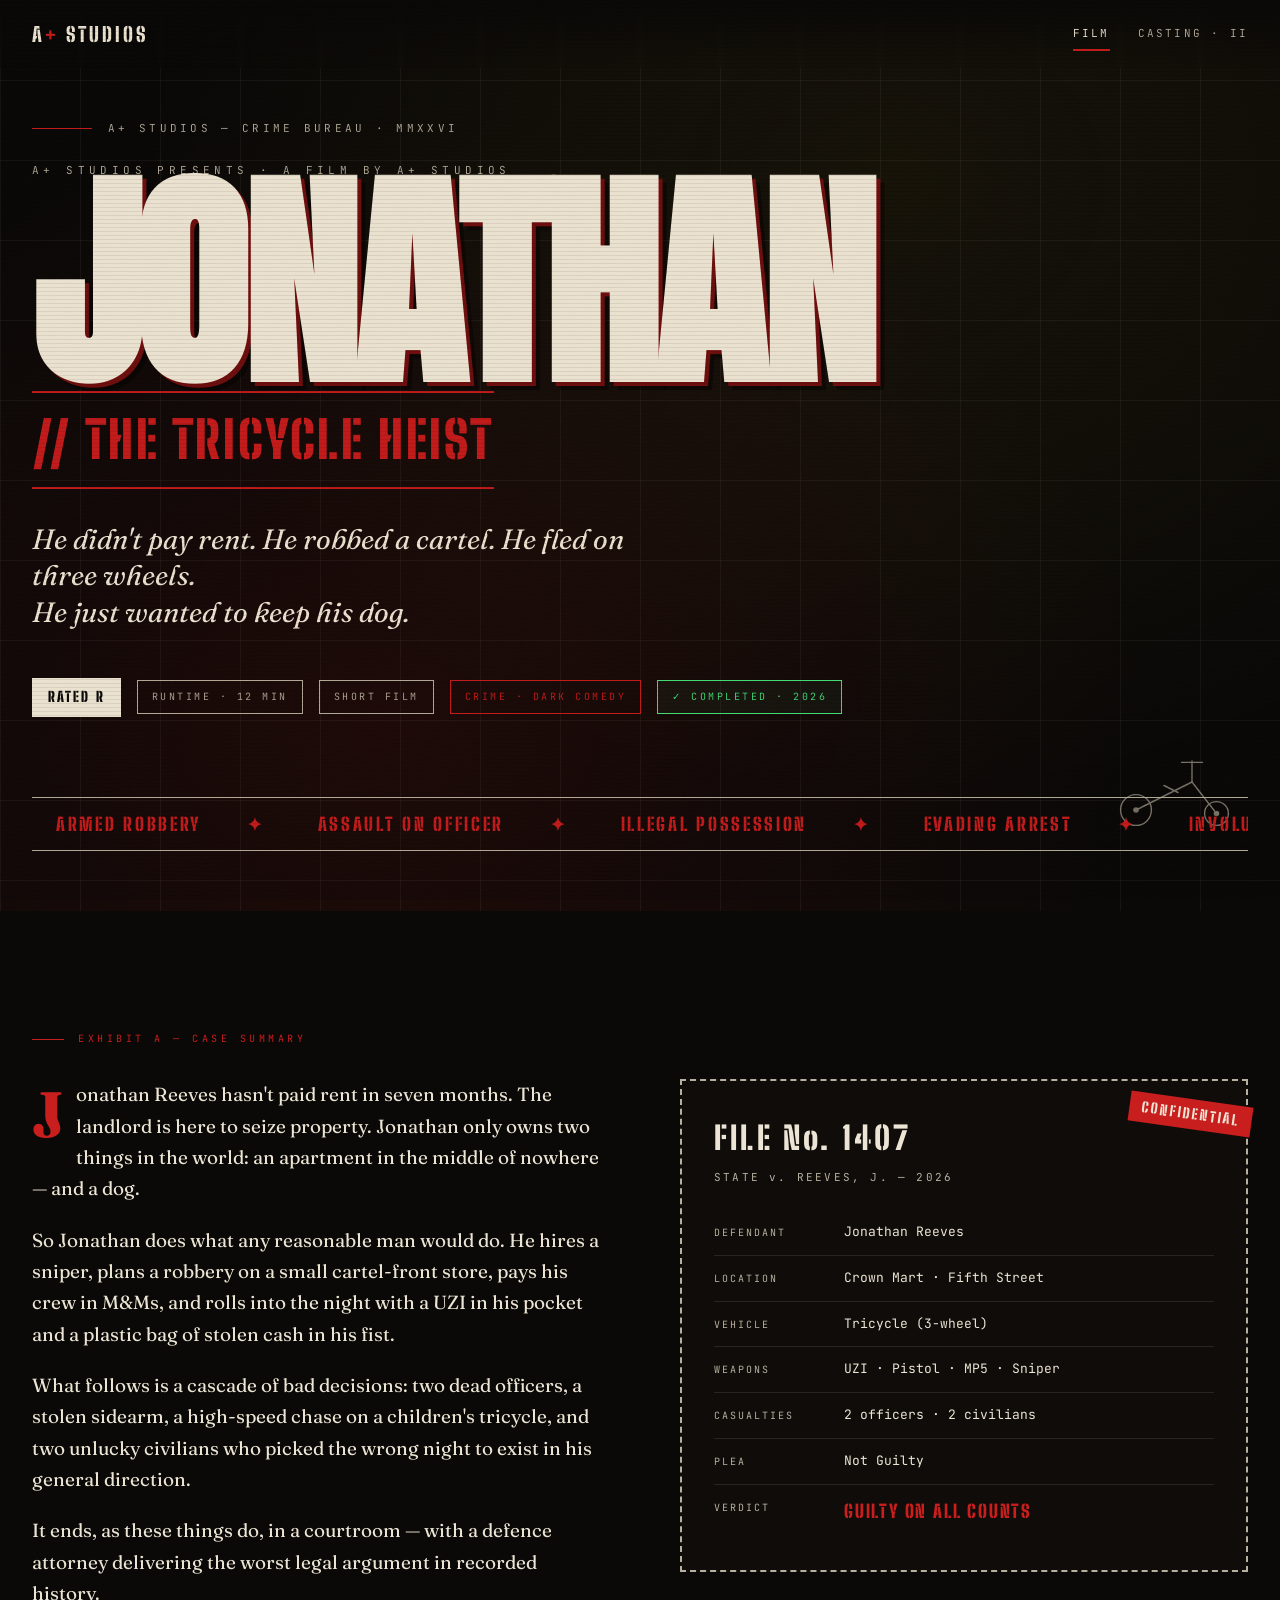
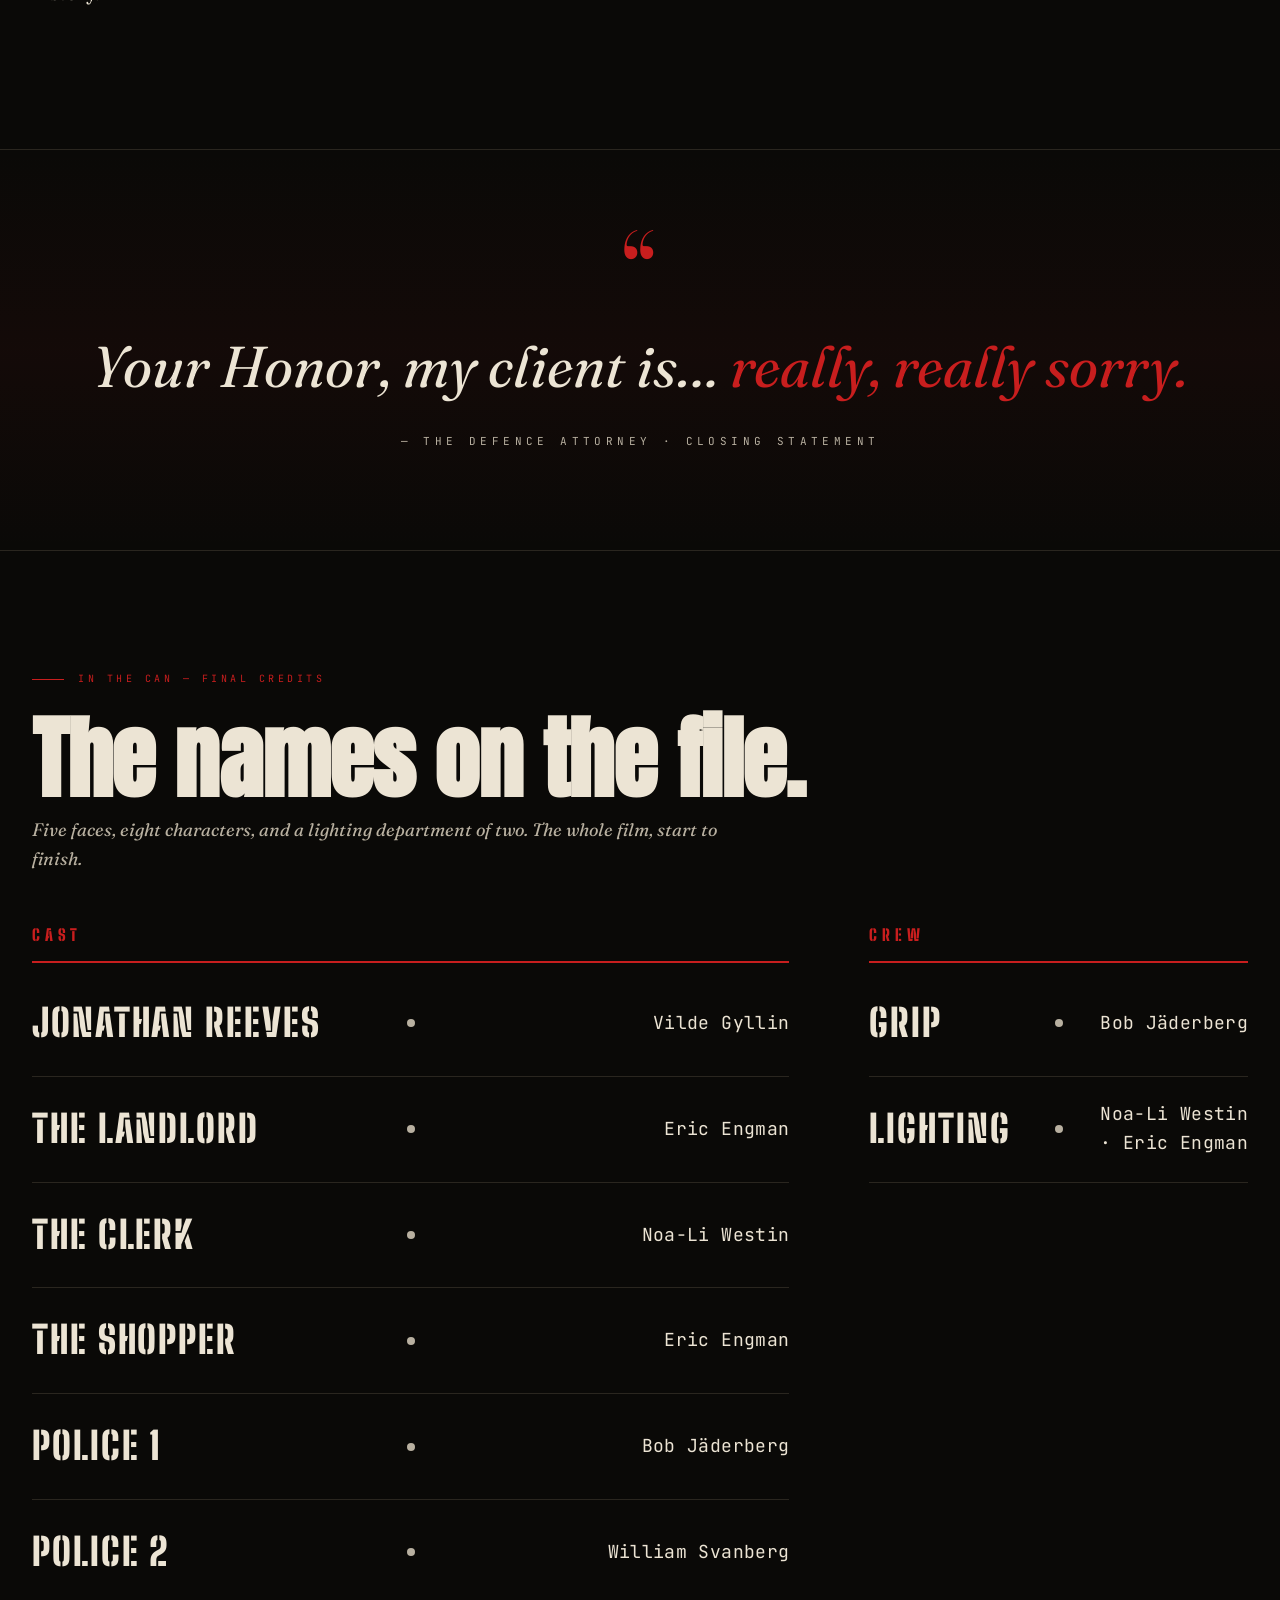
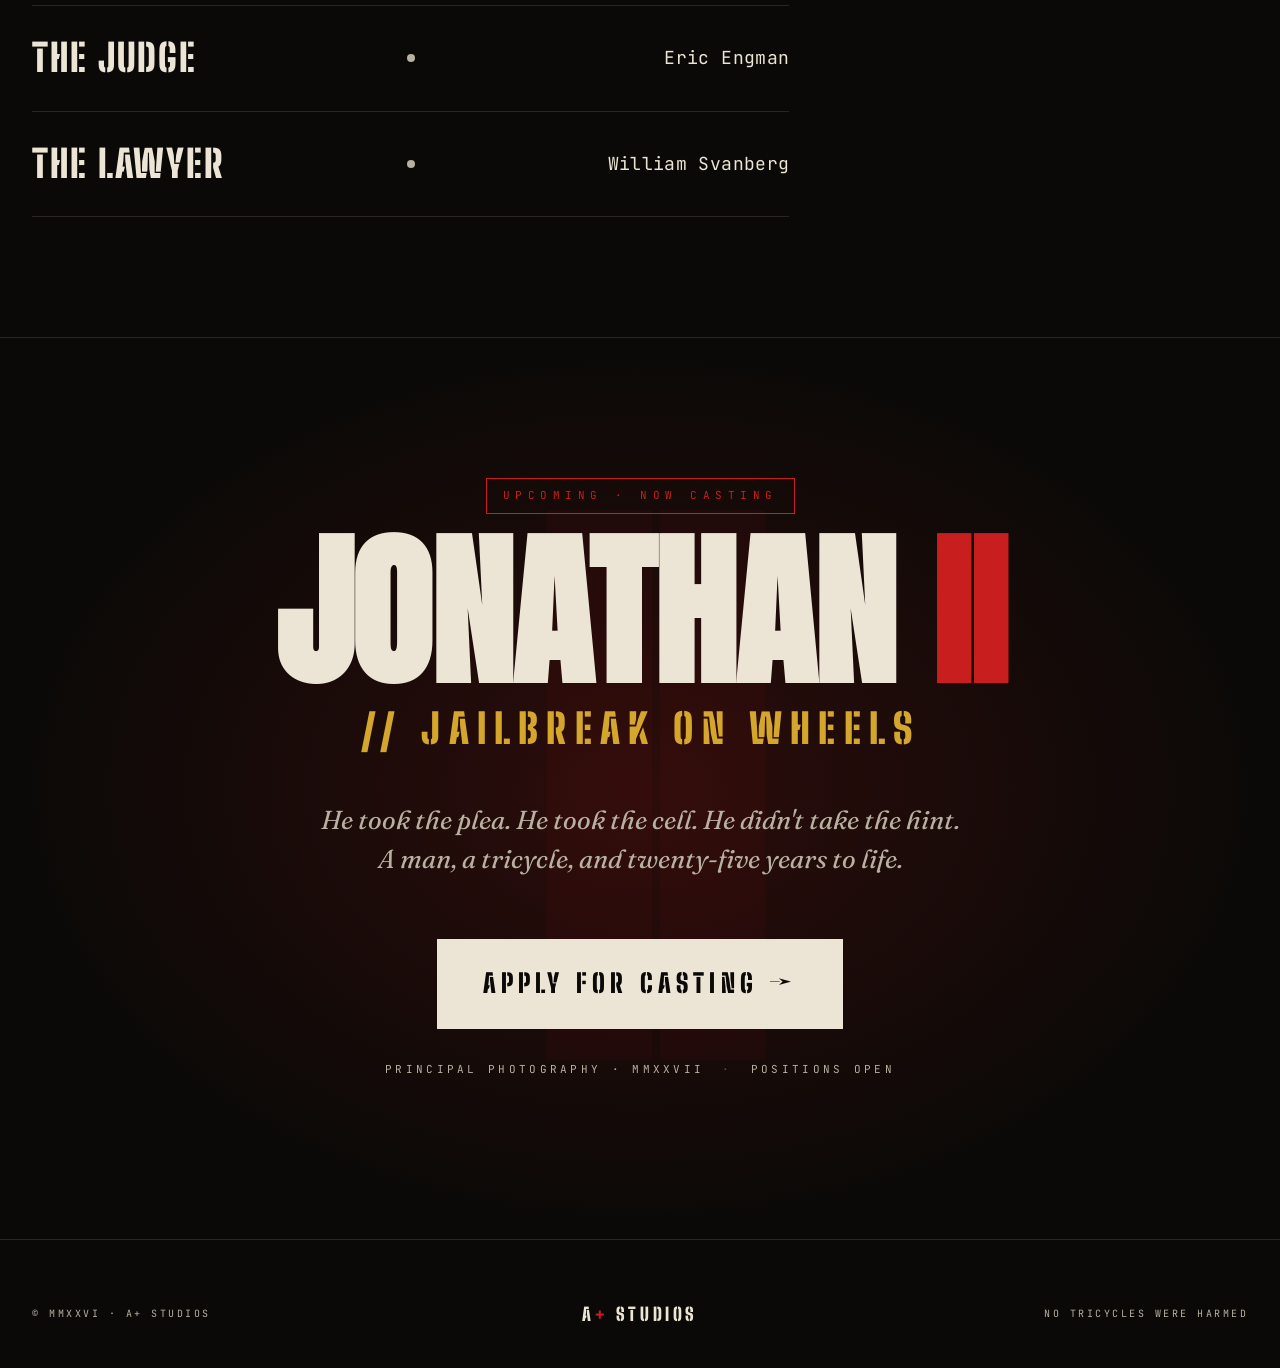
<file: index.html>
<!DOCTYPE html>
<html lang="en">
<head>
<meta charset="UTF-8" />
<meta name="viewport" content="width=device-width, initial-scale=1.0" />
<title>JONATHAN: The Tricycle Heist — A+ Studios</title>
<link rel="preconnect" href="https://fonts.googleapis.com" />
<link rel="preconnect" href="https://fonts.gstatic.com" crossorigin />
<link href="https://fonts.googleapis.com/css2?family=Anton&family=Big+Shoulders+Stencil+Display:wght@400;700;900&family=Fraunces:ital,opsz,wght@0,9..144,400;0,9..144,700;1,9..144,400&family=JetBrains+Mono:wght@400;500;700&display=swap" rel="stylesheet" />
<link rel="stylesheet" href="styles.css" />
</head>
<body>

<nav>
  <div class="logo"><a href="index.html">A<span>+</span> STUDIOS</a></div>
  <div class="nav-links">
    <a href="index.html" class="current">Film</a>
    <a href="casting.html">Casting · II</a>
  </div>
</nav>

<!-- ============ HERO ============ -->
<section class="hero">
  <div class="hero-meta">
    <span class="line"></span>
    <span>A+ Studios — Crime Bureau · MMXXVI</span>
  </div>

  <div class="presents">A+ Studios Presents · A Film by A+ Studios</div>

  <div class="title-block">
    <h1 class="title-main">JONATHAN</h1>
    <div class="title-sub">// THE TRICYCLE HEIST</div>
  </div>

  <p class="tagline">
    He didn't pay rent. He robbed a cartel. He fled on three wheels.<br>
    He just wanted to keep his dog.
  </p>

  <div class="badges">
    <div class="badge rated">RATED R</div>
    <div class="badge">RUNTIME · 12 MIN</div>
    <div class="badge">SHORT FILM</div>
    <div class="badge danger">CRIME · DARK COMEDY</div>
    <div class="badge complete">✓ COMPLETED · 2026</div>
  </div>

  <svg class="tricycle" viewBox="0 0 200 120" fill="none" xmlns="http://www.w3.org/2000/svg" stroke="var(--bone-dim)" stroke-width="2" stroke-linecap="round" stroke-linejoin="round">
    <circle cx="40" cy="90" r="22"/>
    <circle cx="40" cy="90" r="3" fill="var(--bone-dim)"/>
    <circle cx="155" cy="95" r="17"/>
    <circle cx="155" cy="95" r="3" fill="var(--bone-dim)"/>
    <line x1="40" y1="90" x2="120" y2="50"/>
    <line x1="120" y1="50" x2="155" y2="95"/>
    <line x1="120" y1="50" x2="120" y2="20"/>
    <line x1="105" y1="22" x2="135" y2="22"/>
    <line x1="80" y1="55" x2="100" y2="65"/>
  </svg>

  <div class="marquee">
    <div class="marquee-track">
      <span class="item">ARMED ROBBERY</span><span>✦</span>
      <span class="item">ASSAULT ON OFFICER</span><span>✦</span>
      <span class="item">ILLEGAL POSSESSION</span><span>✦</span>
      <span class="item">EVADING ARREST</span><span>✦</span>
      <span class="item">INVOLUNTARY MANSLAUGHTER</span><span>✦</span>
      <span class="item">PAYMENT IN M&amp;Ms</span><span>✦</span>
      <span class="item">ARMED ROBBERY</span><span>✦</span>
      <span class="item">ASSAULT ON OFFICER</span><span>✦</span>
      <span class="item">ILLEGAL POSSESSION</span><span>✦</span>
      <span class="item">EVADING ARREST</span><span>✦</span>
      <span class="item">INVOLUNTARY MANSLAUGHTER</span><span>✦</span>
      <span class="item">PAYMENT IN M&amp;Ms</span><span>✦</span>
    </div>
  </div>
</section>

<!-- ============ CASE FILE ============ -->
<section class="section" id="case">
  <div class="section-label">Exhibit A — Case Summary</div>

  <div class="case-file">
    <div class="synopsis-text">
      <p>
        Jonathan Reeves hasn't paid rent in seven months. The landlord is here to seize property. Jonathan only owns two things in the world: an apartment in the middle of nowhere — and a dog.
      </p>
      <p>
        So Jonathan does what any reasonable man would do. He hires a sniper, plans a robbery on a small cartel-front store, pays his crew in M&amp;Ms, and rolls into the night with a UZI in his pocket and a plastic bag of stolen cash in his fist.
      </p>
      <p>
        What follows is a cascade of bad decisions: two dead officers, a stolen sidearm, a high-speed chase on a children's tricycle, and two unlucky civilians who picked the wrong night to exist in his general direction.
      </p>
      <p>
        It ends, as these things do, in a courtroom — with a defence attorney delivering the worst legal argument in recorded history.
      </p>
    </div>

    <div class="case-stamp">
      <h3>FILE No. 1407</h3>
      <div class="case-num">STATE v. REEVES, J. — 2026</div>
      <div class="case-row"><span class="k">Defendant</span><span class="v">Jonathan Reeves</span></div>
      <div class="case-row"><span class="k">Location</span><span class="v">Crown Mart · Fifth Street</span></div>
      <div class="case-row"><span class="k">Vehicle</span><span class="v">Tricycle (3-wheel)</span></div>
      <div class="case-row"><span class="k">Weapons</span><span class="v">UZI · Pistol · MP5 · Sniper</span></div>
      <div class="case-row"><span class="k">Casualties</span><span class="v">2 officers · 2 civilians</span></div>
      <div class="case-row"><span class="k">Plea</span><span class="v">Not Guilty</span></div>
      <div class="case-row"><span class="k">Verdict</span><span class="v guilty">GUILTY ON ALL COUNTS</span></div>
    </div>
  </div>
</section>

<!-- ============ QUOTE ============ -->
<section class="quote-section">
  <div class="quote-mark">&ldquo;</div>
  <div class="quote-text">
    Your Honor, my client is&hellip; <em>really, really sorry.</em>
  </div>
  <div class="quote-attr">— The Defence Attorney · Closing Statement</div>
</section>

<!-- ============ CREDITS ============ -->
<section class="section">
  <div class="section-label">In the Can — Final Credits</div>

  <h2 class="explore-title" style="margin-bottom: 16px;">The names on the file.</h2>
  <p style="font-family:'Fraunces',serif;font-style:italic;font-size:18px;color:var(--bone-dim);max-width:700px;margin-bottom:48px;">
    Five faces, eight characters, and a lighting department of two. The whole film, start to finish.
  </p>

  <div class="credits-split">
    <div class="credits-col">
      <div class="credits-heading">Cast</div>
      <div class="credits">
        <div class="credit-row"><div class="credit-role">Jonathan Reeves</div><div class="credit-dot"></div><div class="credit-name">Vilde Gyllin</div></div>
        <div class="credit-row"><div class="credit-role">The Landlord</div><div class="credit-dot"></div><div class="credit-name">Eric Engman</div></div>
        <div class="credit-row"><div class="credit-role">The Clerk</div><div class="credit-dot"></div><div class="credit-name">Noa-Li Westin</div></div>
        <div class="credit-row"><div class="credit-role">The Shopper</div><div class="credit-dot"></div><div class="credit-name">Eric Engman</div></div>
        <div class="credit-row"><div class="credit-role">Police 1</div><div class="credit-dot"></div><div class="credit-name">Bob Jäderberg</div></div>
        <div class="credit-row"><div class="credit-role">Police 2</div><div class="credit-dot"></div><div class="credit-name">William Svanberg</div></div>
        <div class="credit-row"><div class="credit-role">The Judge</div><div class="credit-dot"></div><div class="credit-name">Eric Engman</div></div>
        <div class="credit-row"><div class="credit-role">The Lawyer</div><div class="credit-dot"></div><div class="credit-name">William Svanberg</div></div>
      </div>
    </div>

    <div class="credits-col">
      <div class="credits-heading">Crew</div>
      <div class="credits">
        <div class="credit-row"><div class="credit-role">Grip</div><div class="credit-dot"></div><div class="credit-name">Bob Jäderberg</div></div>
        <div class="credit-row"><div class="credit-role">Lighting</div><div class="credit-dot"></div><div class="credit-name">Noa-Li Westin · Eric Engman</div></div>
      </div>
    </div>
  </div>
</section>

<!-- ============ SEQUEL TEASER + CTA ============ -->
<section class="sequel-block">
  <div class="sequel-block-inner">
    <div class="upcoming">UPCOMING · NOW CASTING</div>
    <h2 class="sequel-title">JONATHAN <em>II</em></h2>
    <div class="sequel-sub">// JAILBREAK ON WHEELS</div>
    <p class="sequel-blurb">
      He took the plea. He took the cell. He didn't take the hint.<br>
      A man, a tricycle, and twenty-five years to life.
    </p>

    <a href="casting.html" class="primary-cta">
      Apply for Casting →
    </a>

    <div class="sequel-meta">
      <span>PRINCIPAL PHOTOGRAPHY · MMXXVII</span>
      <span class="dot-sep">·</span>
      <span>POSITIONS OPEN</span>
    </div>
  </div>
</section>

<!-- ============ FOOTER ============ -->
<footer>
  <div class="left">© MMXXVI · A+ Studios</div>
  <div class="center">A<span>+</span> STUDIOS</div>
  <div class="right">No tricycles were harmed</div>
</footer>

</body>
</html>
</file>
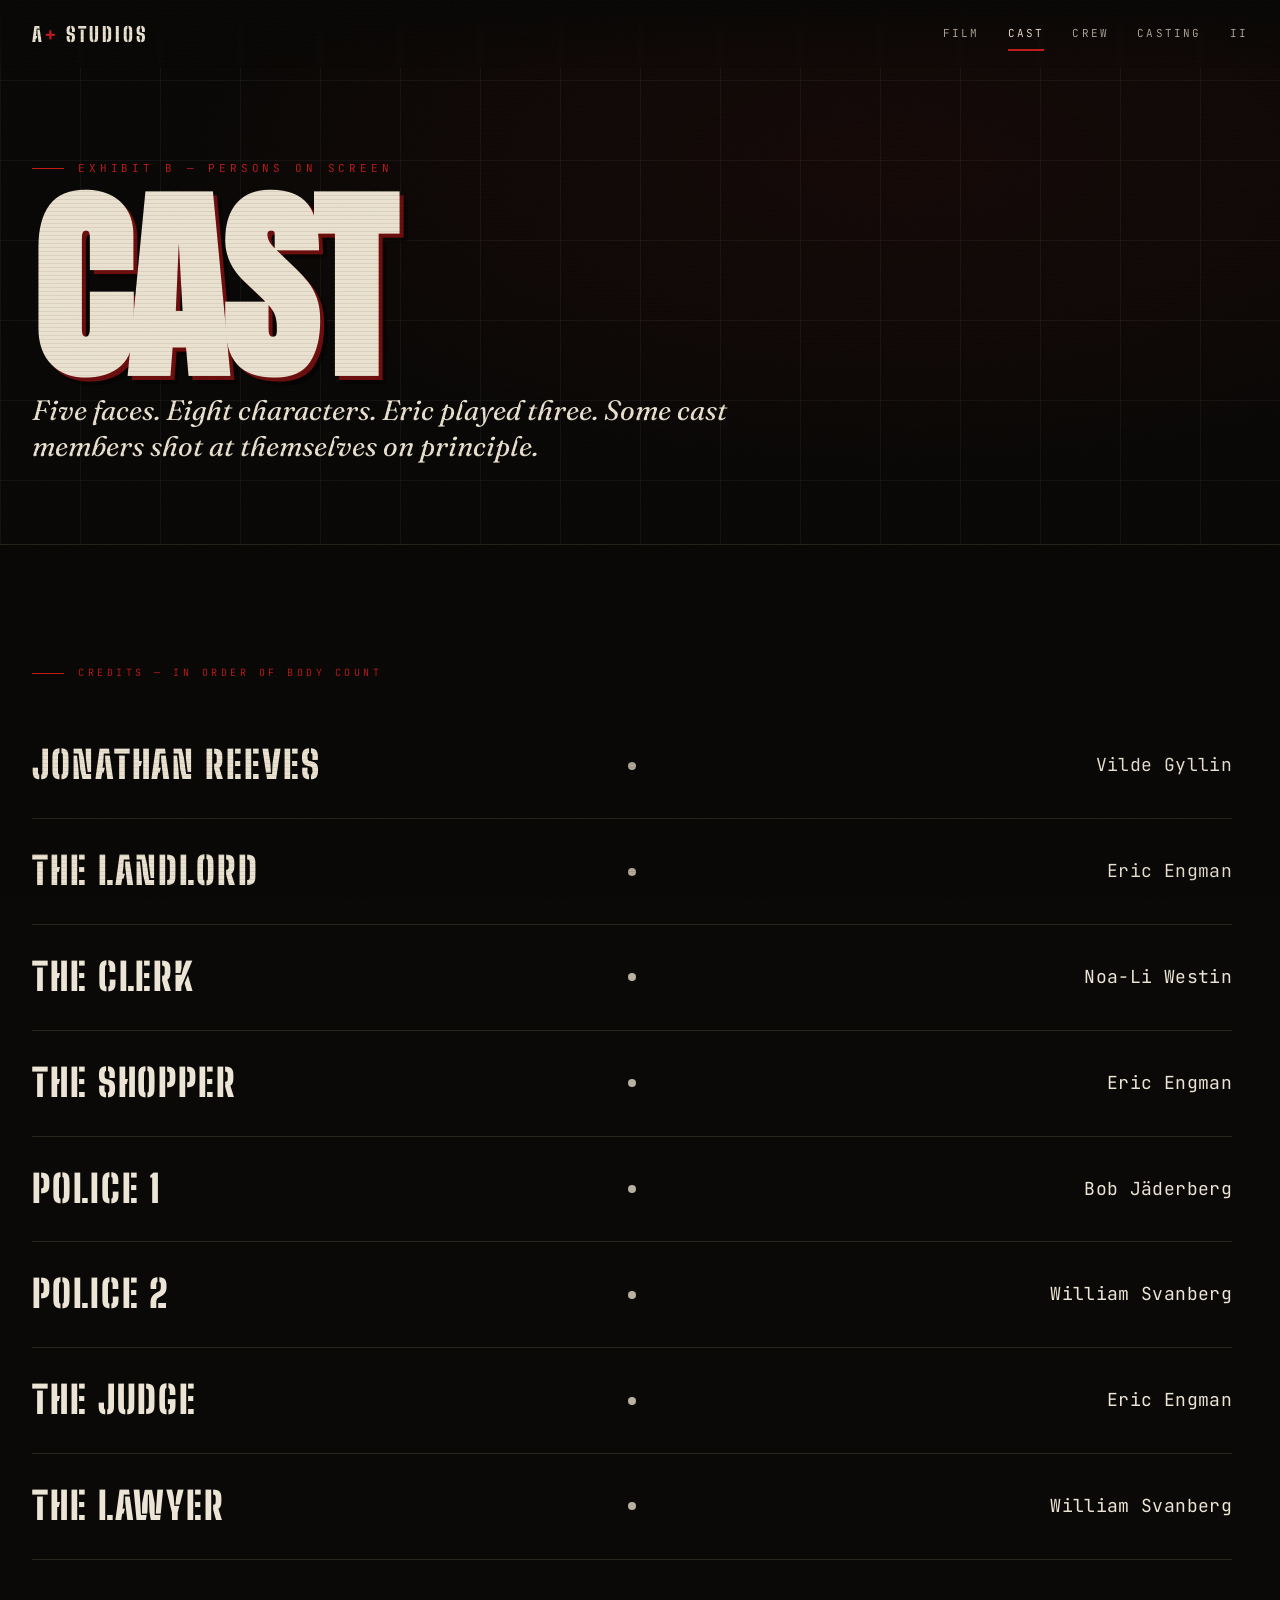
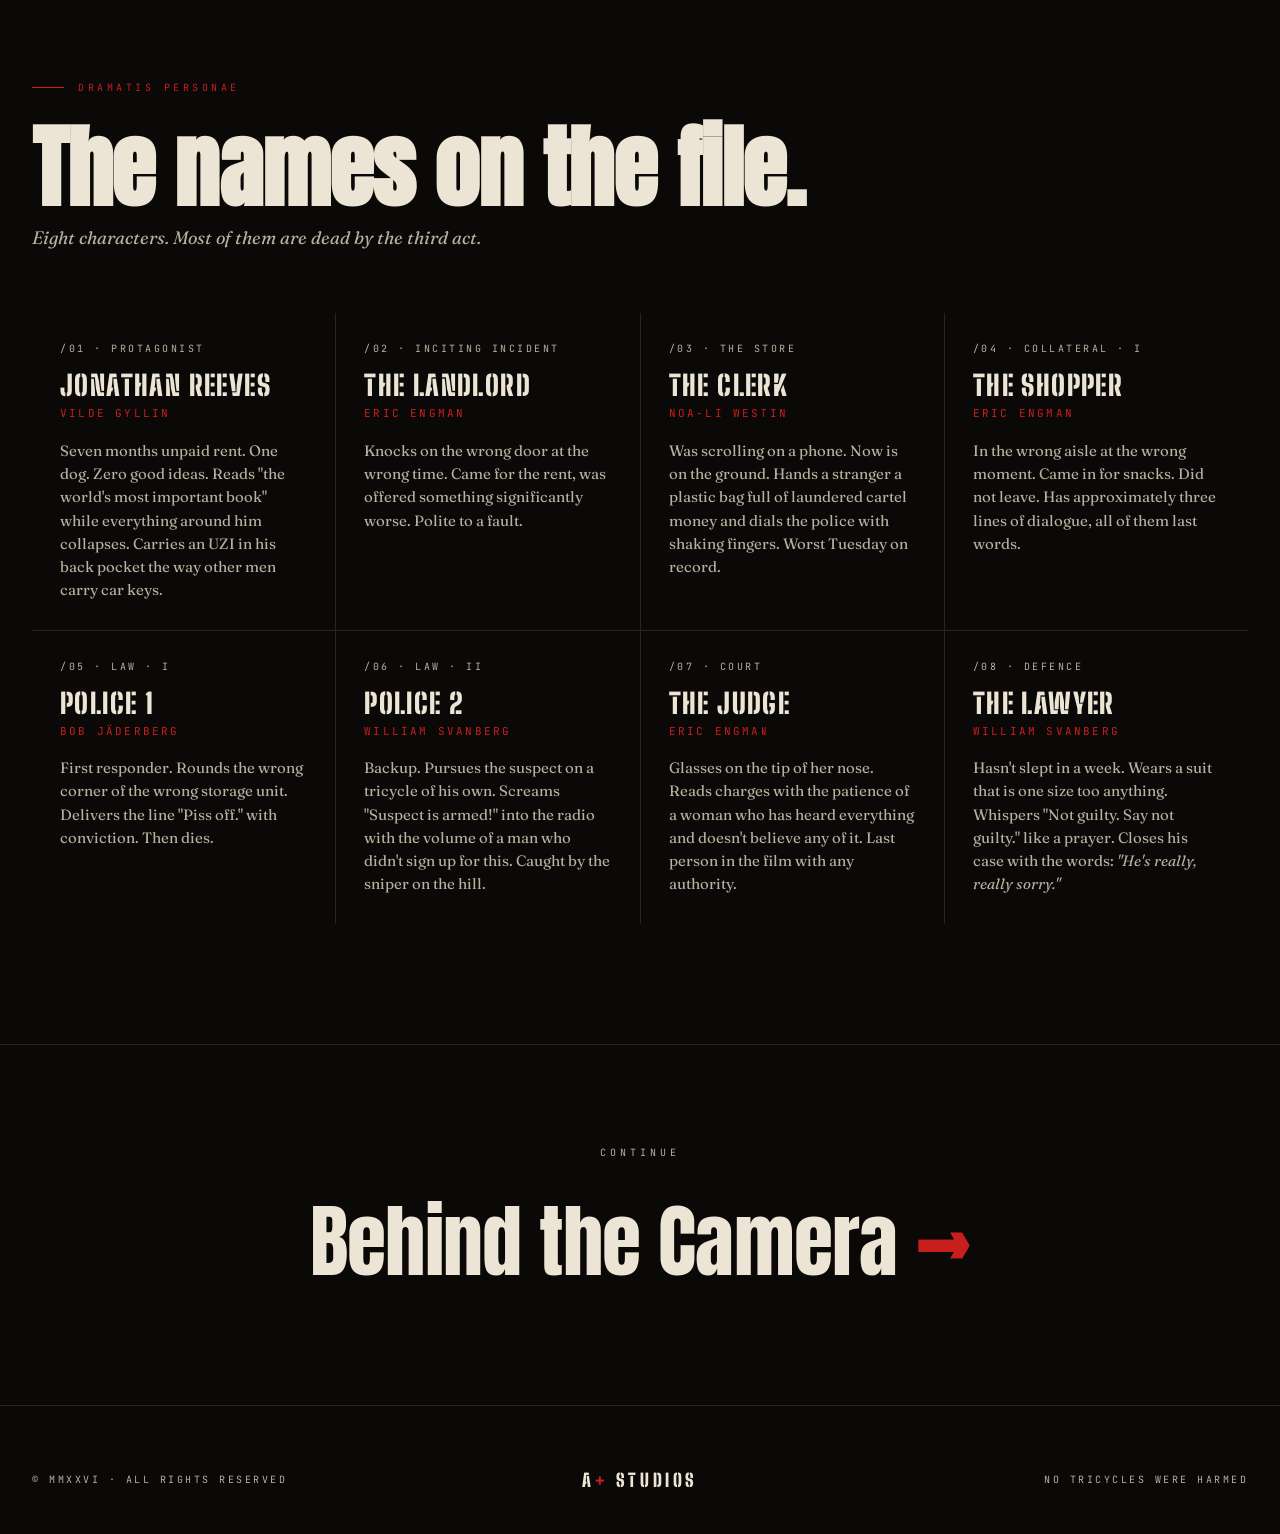
<file: cast.html>
<!DOCTYPE html>
<html lang="en">
<head>
<meta charset="UTF-8" />
<meta name="viewport" content="width=device-width, initial-scale=1.0" />
<title>Cast — JONATHAN: The Tricycle Heist</title>
<link rel="preconnect" href="https://fonts.googleapis.com" />
<link rel="preconnect" href="https://fonts.gstatic.com" crossorigin />
<link href="https://fonts.googleapis.com/css2?family=Anton&family=Big+Shoulders+Stencil+Display:wght@400;700;900&family=Fraunces:ital,opsz,wght@0,9..144,400;0,9..144,700;1,9..144,400&family=JetBrains+Mono:wght@400;500;700&display=swap" rel="stylesheet" />
<link rel="stylesheet" href="styles.css" />
</head>
<body>

<nav>
  <div class="logo"><a href="index.html">A<span>+</span> STUDIOS</a></div>
  <div class="nav-links">
    <a href="index.html">Film</a>
    <a href="cast.html" class="current">Cast</a>
    <a href="crew.html">Crew</a>
    <a href="casting.html">Casting</a>
    <a href="jonathan-ii.html">II</a>
  </div>
</nav>

<!-- ============ PAGE HERO ============ -->
<section class="page-hero">
  <div class="page-hero-inner">
    <div class="page-kicker">Exhibit B — Persons on Screen</div>
    <h1 class="page-title">CAST</h1>
    <p class="page-sub">
      Five faces. Eight characters. Eric played three. Some cast members shot at themselves on principle.
    </p>
  </div>
</section>

<!-- ============ CREDIT LIST ============ -->
<section class="section">
  <div class="section-label">Credits — In Order of Body Count</div>

  <div class="credits">
    <div class="credit-row">
      <div class="credit-role">Jonathan Reeves</div>
      <div class="credit-dot"></div>
      <div class="credit-name">Vilde Gyllin</div>
    </div>
    <div class="credit-row">
      <div class="credit-role">The Landlord</div>
      <div class="credit-dot"></div>
      <div class="credit-name">Eric Engman</div>
    </div>
    <div class="credit-row">
      <div class="credit-role">The Clerk</div>
      <div class="credit-dot"></div>
      <div class="credit-name">Noa-Li Westin</div>
    </div>
    <div class="credit-row">
      <div class="credit-role">The Shopper</div>
      <div class="credit-dot"></div>
      <div class="credit-name">Eric Engman</div>
    </div>
    <div class="credit-row">
      <div class="credit-role">Police 1</div>
      <div class="credit-dot"></div>
      <div class="credit-name">Bob Jäderberg</div>
    </div>
    <div class="credit-row">
      <div class="credit-role">Police 2</div>
      <div class="credit-dot"></div>
      <div class="credit-name">William Svanberg</div>
    </div>
    <div class="credit-row">
      <div class="credit-role">The Judge</div>
      <div class="credit-dot"></div>
      <div class="credit-name">Eric Engman</div>
    </div>
    <div class="credit-row">
      <div class="credit-role">The Lawyer</div>
      <div class="credit-dot"></div>
      <div class="credit-name">William Svanberg</div>
    </div>
  </div>
</section>

<!-- ============ CHARACTER BIOS ============ -->
<section class="section" style="padding-top: 0;">
  <div class="section-label">Dramatis Personae</div>
  <h2 class="explore-title" style="margin-bottom: 16px;">The names on the file.</h2>
  <p style="font-family:'Fraunces',serif;font-style:italic;font-size:18px;color:var(--bone-dim);max-width:600px;">
    Eight characters. Most of them are dead by the third act.
  </p>

  <div class="bios-grid">

    <div class="bio-card">
      <div class="bio-num">/01 · PROTAGONIST</div>
      <div class="bio-character">JONATHAN REEVES</div>
      <div class="bio-actor">VILDE GYLLIN</div>
      <p class="bio-desc">
        Seven months unpaid rent. One dog. Zero good ideas. Reads "the world's most important book" while everything around him collapses. Carries an UZI in his back pocket the way other men carry car keys.
      </p>
    </div>

    <div class="bio-card">
      <div class="bio-num">/02 · INCITING INCIDENT</div>
      <div class="bio-character">THE LANDLORD</div>
      <div class="bio-actor">ERIC ENGMAN</div>
      <p class="bio-desc">
        Knocks on the wrong door at the wrong time. Came for the rent, was offered something significantly worse. Polite to a fault.
      </p>
    </div>

    <div class="bio-card">
      <div class="bio-num">/03 · THE STORE</div>
      <div class="bio-character">THE CLERK</div>
      <div class="bio-actor">NOA-LI WESTIN</div>
      <p class="bio-desc">
        Was scrolling on a phone. Now is on the ground. Hands a stranger a plastic bag full of laundered cartel money and dials the police with shaking fingers. Worst Tuesday on record.
      </p>
    </div>

    <div class="bio-card">
      <div class="bio-num">/04 · COLLATERAL · I</div>
      <div class="bio-character">THE SHOPPER</div>
      <div class="bio-actor">ERIC ENGMAN</div>
      <p class="bio-desc">
        In the wrong aisle at the wrong moment. Came in for snacks. Did not leave. Has approximately three lines of dialogue, all of them last words.
      </p>
    </div>

    <div class="bio-card">
      <div class="bio-num">/05 · LAW · I</div>
      <div class="bio-character">POLICE 1</div>
      <div class="bio-actor">BOB JÄDERBERG</div>
      <p class="bio-desc">
        First responder. Rounds the wrong corner of the wrong storage unit. Delivers the line "Piss off." with conviction. Then dies.
      </p>
    </div>

    <div class="bio-card">
      <div class="bio-num">/06 · LAW · II</div>
      <div class="bio-character">POLICE 2</div>
      <div class="bio-actor">WILLIAM SVANBERG</div>
      <p class="bio-desc">
        Backup. Pursues the suspect on a tricycle of his own. Screams "Suspect is armed!" into the radio with the volume of a man who didn't sign up for this. Caught by the sniper on the hill.
      </p>
    </div>

    <div class="bio-card">
      <div class="bio-num">/07 · COURT</div>
      <div class="bio-character">THE JUDGE</div>
      <div class="bio-actor">ERIC ENGMAN</div>
      <p class="bio-desc">
        Glasses on the tip of her nose. Reads charges with the patience of a woman who has heard everything and doesn't believe any of it. Last person in the film with any authority.
      </p>
    </div>

    <div class="bio-card">
      <div class="bio-num">/08 · DEFENCE</div>
      <div class="bio-character">THE LAWYER</div>
      <div class="bio-actor">WILLIAM SVANBERG</div>
      <p class="bio-desc">
        Hasn't slept in a week. Wears a suit that is one size too anything. Whispers "Not guilty. Say not guilty." like a prayer. Closes his case with the words: <em>"He's really, really sorry."</em>
      </p>
    </div>

  </div>
</section>

<!-- ============ NEXT CTA ============ -->
<section class="next-cta">
  <div class="next-kicker">Continue</div>
  <a href="crew.html">Behind the Camera</a>
</section>

<!-- ============ FOOTER ============ -->
<footer>
  <div class="left">© MMXXVI · All Rights Reserved</div>
  <div class="center">A<span>+</span> STUDIOS</div>
  <div class="right">No tricycles were harmed</div>
</footer>

</body>
</html>
</file>
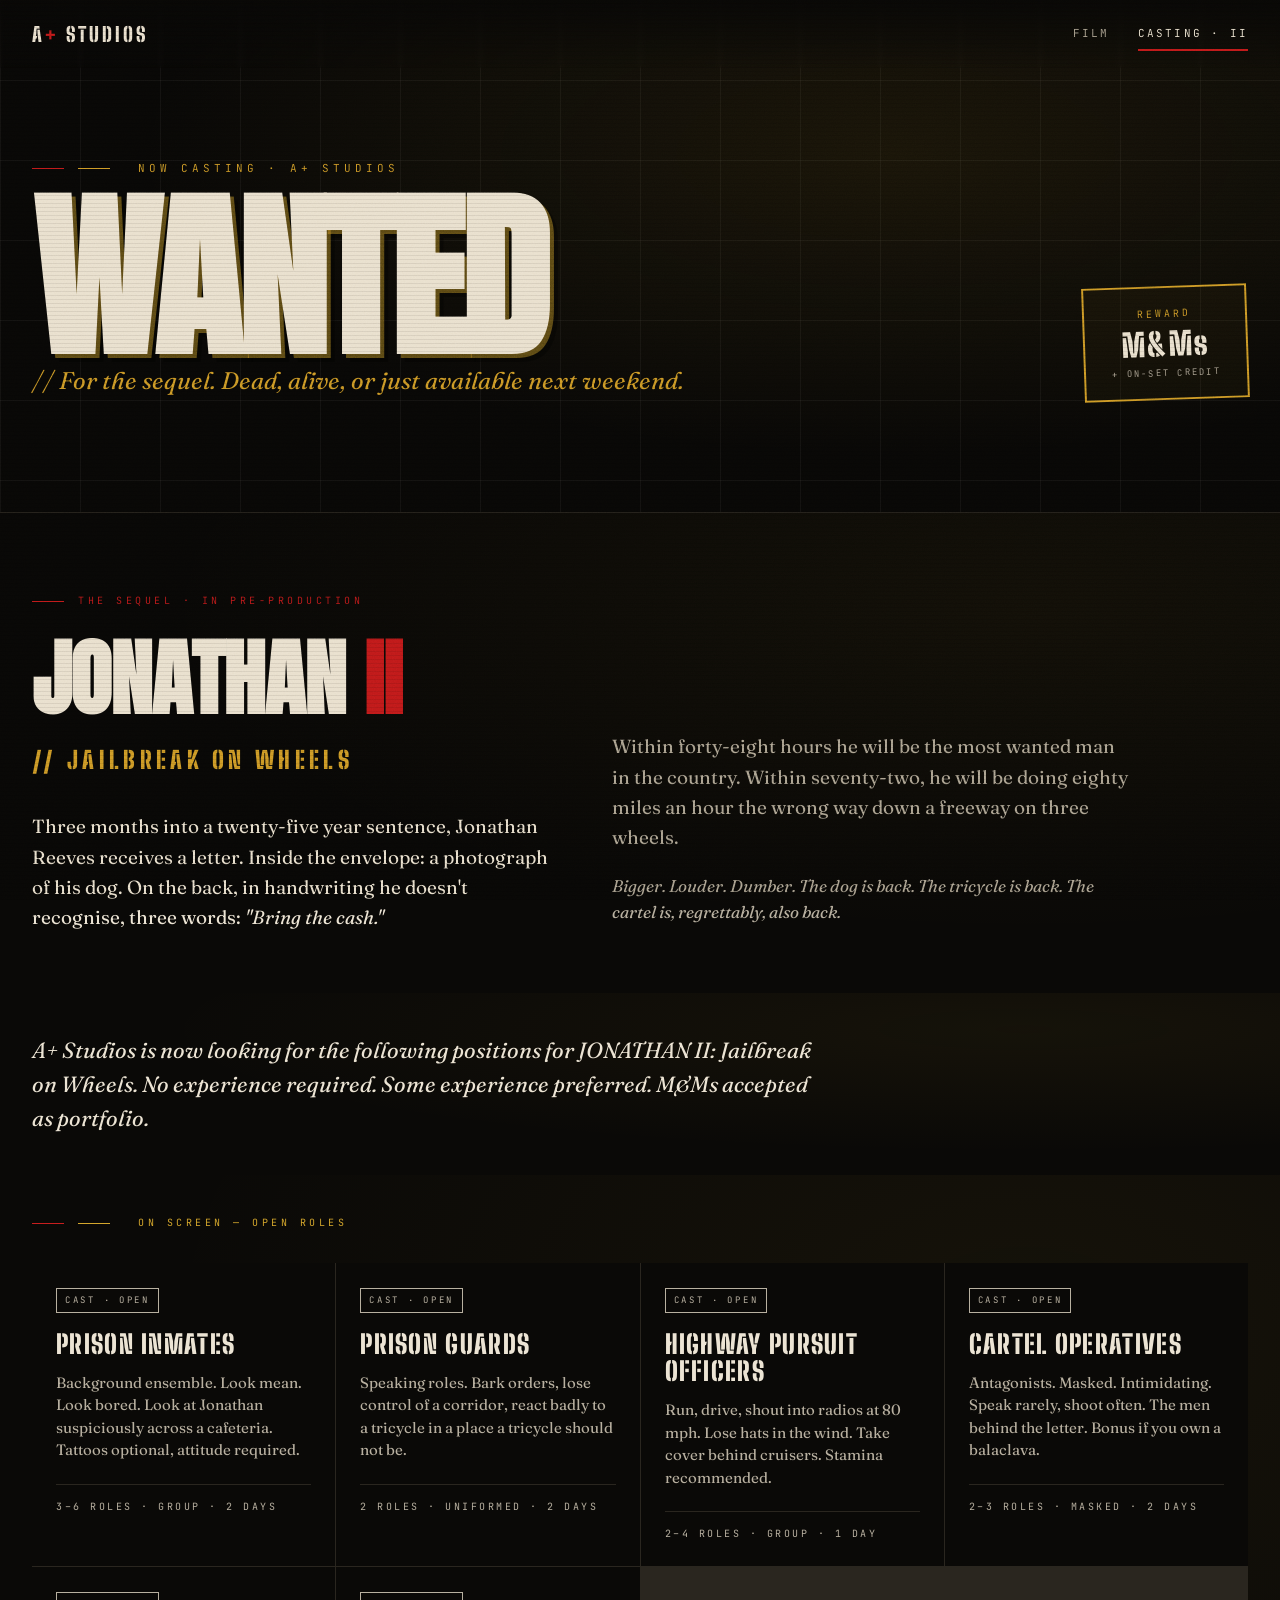
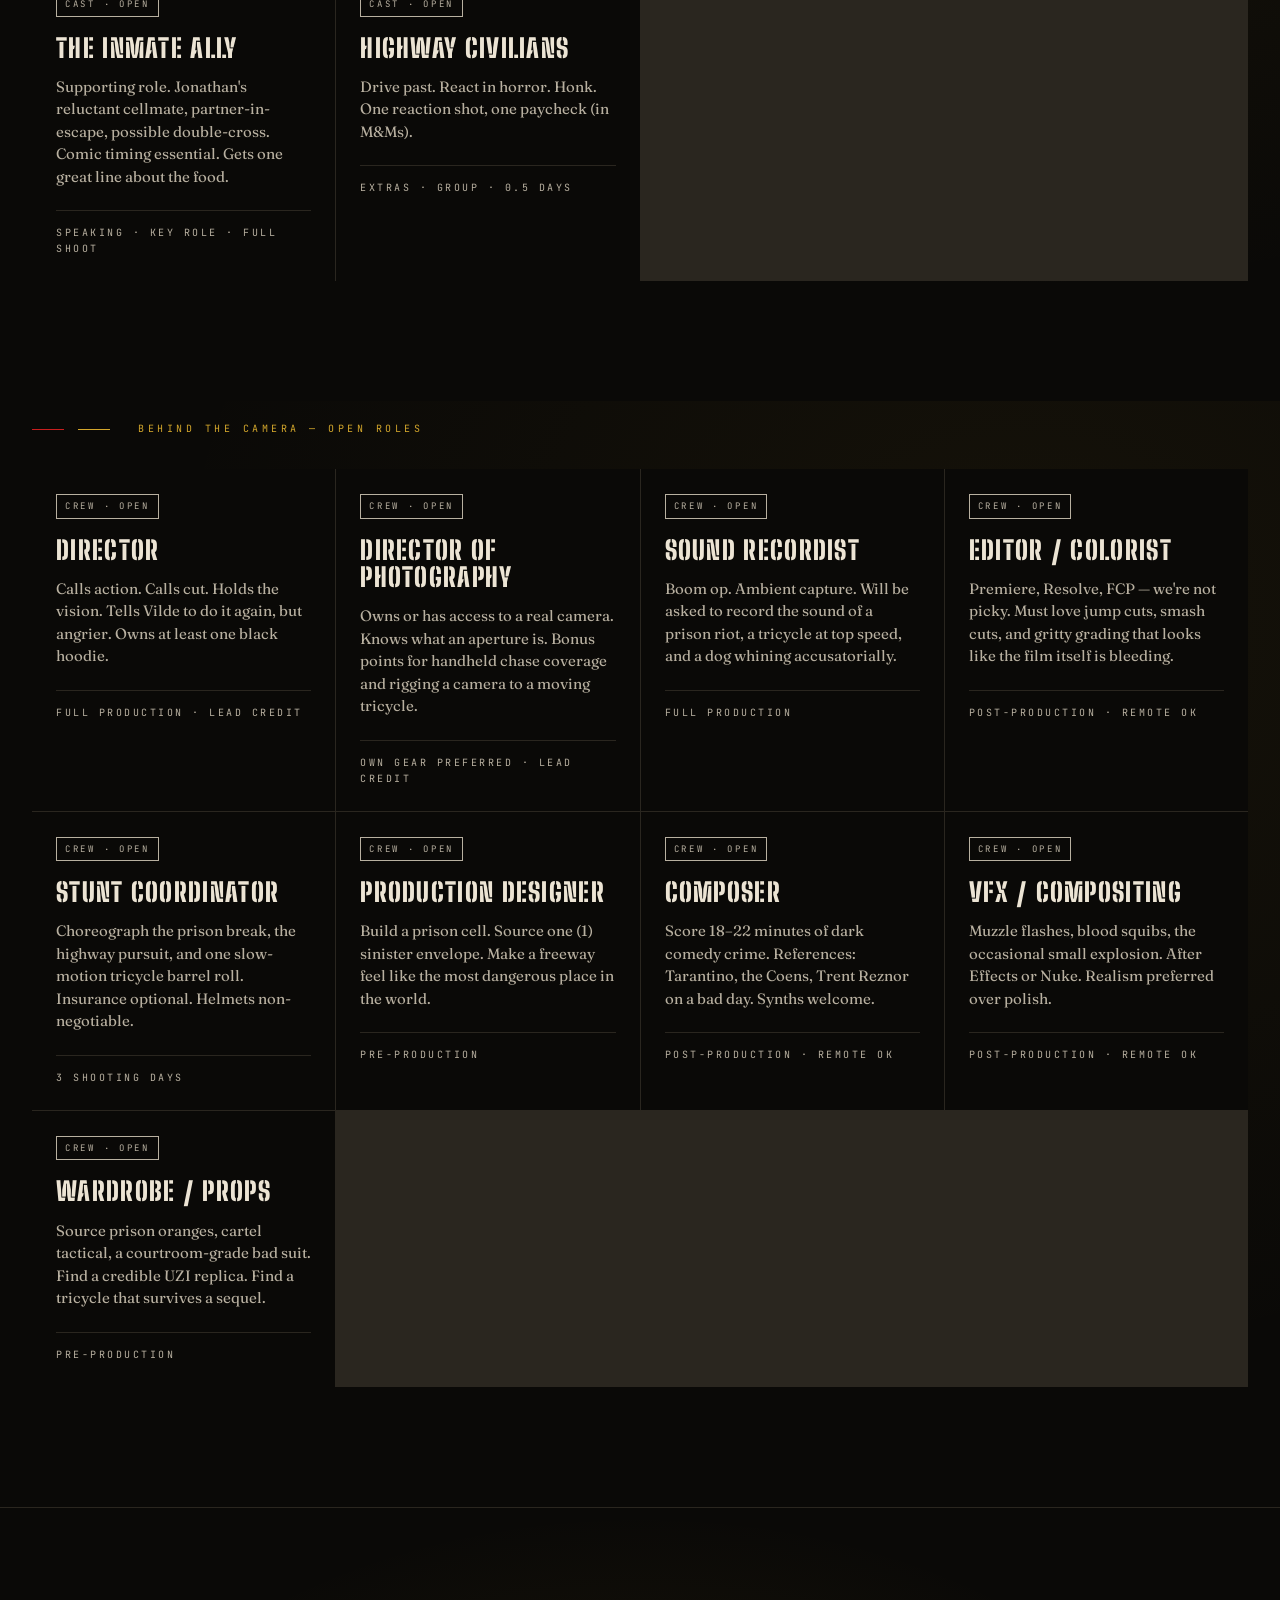
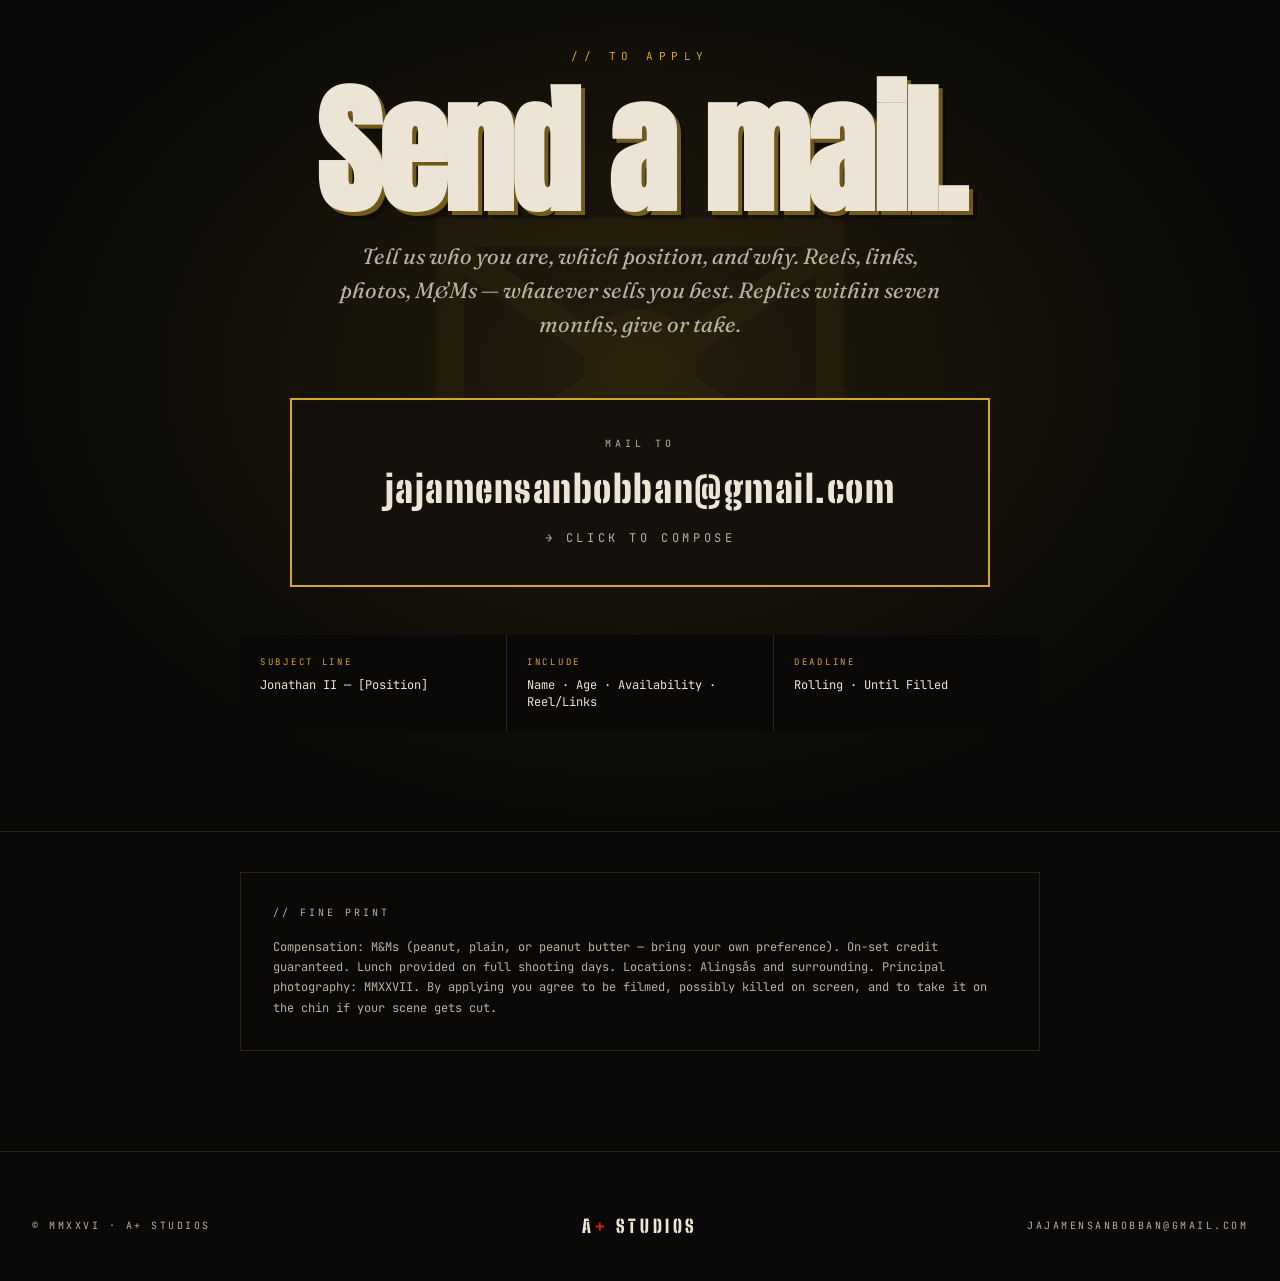
<file: casting.html>
<!DOCTYPE html>
<html lang="en">
<head>
<meta charset="UTF-8" />
<meta name="viewport" content="width=device-width, initial-scale=1.0" />
<title>Casting · JONATHAN II — A+ Studios</title>
<link rel="preconnect" href="https://fonts.googleapis.com" />
<link rel="preconnect" href="https://fonts.gstatic.com" crossorigin />
<link href="https://fonts.googleapis.com/css2?family=Anton&family=Big+Shoulders+Stencil+Display:wght@400;700;900&family=Fraunces:ital,opsz,wght@0,9..144,400;0,9..144,700;1,9..144,400&family=JetBrains+Mono:wght@400;500;700&display=swap" rel="stylesheet" />
<link rel="stylesheet" href="styles.css" />
</head>
<body>

<nav>
  <div class="logo"><a href="index.html">A<span>+</span> STUDIOS</a></div>
  <div class="nav-links">
    <a href="index.html">Film</a>
    <a href="casting.html" class="current">Casting · II</a>
  </div>
</nav>

<!-- ============ PAGE HERO ============ -->
<section class="page-hero" style="background: radial-gradient(ellipse at 70% 30%, rgba(212, 167, 44, 0.10) 0%, transparent 60%), var(--ink);">
  <div class="page-hero-inner">
    <div class="page-kicker" style="color: var(--piss);">
      <span style="background:var(--piss);width:32px;height:1px;display:inline-block;margin-right:14px;"></span>
      Now Casting · A+ Studios
    </div>

    <div class="casting-header">
      <div>
        <h1 class="wanted-title">WANTED</h1>
        <p class="wanted-sub">// For the sequel. Dead, alive, or just available next weekend.</p>
      </div>
      <div class="reward-box">
        <div class="reward-label">Reward</div>
        <div class="reward-amount">M&amp;Ms</div>
        <div class="reward-fine">+ on-set credit</div>
      </div>
    </div>
  </div>
</section>

<!-- ============ ABOUT II ============ -->
<section class="section casting-section" style="padding-top: 80px; padding-bottom: 60px;">
  <div class="section-label" style="color: var(--blood);">The Sequel · In Pre-Production</div>

  <div style="display: grid; grid-template-columns: 1fr 1fr; gap: 60px; align-items: start; max-width: 1100px;">
    <div>
      <h2 style="font-family:'Anton',sans-serif;font-size:clamp(40px,7vw,84px);line-height:0.9;letter-spacing:-0.01em;color:var(--bone);margin-bottom:24px;">
        JONATHAN <em style="color:var(--blood);font-style:normal;">II</em>
      </h2>
      <div style="font-family:'Big Shoulders Stencil Display',sans-serif;font-weight:900;font-size:24px;letter-spacing:0.18em;color:var(--piss);margin-bottom:32px;">
        // JAILBREAK ON WHEELS
      </div>
      <p style="font-family:'Fraunces',serif;font-size:19px;color:var(--bone);line-height:1.6;">
        Three months into a twenty-five year sentence, Jonathan Reeves receives a letter. Inside the envelope: a photograph of his dog. On the back, in handwriting he doesn't recognise, three words: <em>"Bring the cash."</em>
      </p>
    </div>
    <div>
      <p style="font-family:'Fraunces',serif;font-size:19px;color:var(--bone-dim);line-height:1.6;margin-top:90px;">
        Within forty-eight hours he will be the most wanted man in the country. Within seventy-two, he will be doing eighty miles an hour the wrong way down a freeway on three wheels.
      </p>
      <p style="font-family:'Fraunces',serif;font-style:italic;font-size:17px;color:var(--bone-dim);line-height:1.55;margin-top:20px;">
        Bigger. Louder. Dumber. The dog is back. The tricycle is back. The cartel is, regrettably, also back.
      </p>
    </div>
  </div>
</section>

<!-- ============ INTRO ============ -->
<section class="section casting-section" style="padding-top: 40px; padding-bottom: 40px;">
  <p style="font-family:'Fraunces',serif;font-style:italic;font-size:clamp(18px,2vw,22px);color:var(--bone);max-width:780px;line-height:1.55;">
    A+ Studios is now looking for the following positions for <em>JONATHAN II: Jailbreak on Wheels</em>. No experience required. Some experience preferred. M&amp;Ms accepted as portfolio.
  </p>
</section>

<!-- ============ ON-SCREEN ============ -->
<section class="section casting-section" style="padding-top: 40px; padding-bottom: 60px;">
  <div class="section-label" style="color: var(--piss);">
    <span style="background:var(--piss);width:32px;height:1px;display:inline-block;margin-right:14px;"></span>
    On Screen — Open Roles
  </div>

  <div class="open-grid">
    <div class="open-card">
      <div class="open-tag">CAST · OPEN</div>
      <div class="open-role">Prison Inmates</div>
      <p class="open-desc">Background ensemble. Look mean. Look bored. Look at Jonathan suspiciously across a cafeteria. Tattoos optional, attitude required.</p>
      <div class="open-meta">3–6 ROLES · GROUP · 2 DAYS</div>
    </div>
    <div class="open-card">
      <div class="open-tag">CAST · OPEN</div>
      <div class="open-role">Prison Guards</div>
      <p class="open-desc">Speaking roles. Bark orders, lose control of a corridor, react badly to a tricycle in a place a tricycle should not be.</p>
      <div class="open-meta">2 ROLES · UNIFORMED · 2 DAYS</div>
    </div>
    <div class="open-card">
      <div class="open-tag">CAST · OPEN</div>
      <div class="open-role">Highway Pursuit Officers</div>
      <p class="open-desc">Run, drive, shout into radios at 80 mph. Lose hats in the wind. Take cover behind cruisers. Stamina recommended.</p>
      <div class="open-meta">2–4 ROLES · GROUP · 1 DAY</div>
    </div>
    <div class="open-card">
      <div class="open-tag">CAST · OPEN</div>
      <div class="open-role">Cartel Operatives</div>
      <p class="open-desc">Antagonists. Masked. Intimidating. Speak rarely, shoot often. The men behind the letter. Bonus if you own a balaclava.</p>
      <div class="open-meta">2–3 ROLES · MASKED · 2 DAYS</div>
    </div>
    <div class="open-card">
      <div class="open-tag">CAST · OPEN</div>
      <div class="open-role">The Inmate Ally</div>
      <p class="open-desc">Supporting role. Jonathan's reluctant cellmate, partner-in-escape, possible double-cross. Comic timing essential. Gets one great line about the food.</p>
      <div class="open-meta">SPEAKING · KEY ROLE · FULL SHOOT</div>
    </div>
    <div class="open-card">
      <div class="open-tag">CAST · OPEN</div>
      <div class="open-role">Highway Civilians</div>
      <p class="open-desc">Drive past. React in horror. Honk. One reaction shot, one paycheck (in M&amp;Ms).</p>
      <div class="open-meta">EXTRAS · GROUP · 0.5 DAYS</div>
    </div>
  </div>
</section>

<!-- ============ BEHIND CAMERA ============ -->
<section class="section casting-section" style="padding-top: 20px; padding-bottom: 60px;">
  <div class="section-label" style="color: var(--piss);">
    <span style="background:var(--piss);width:32px;height:1px;display:inline-block;margin-right:14px;"></span>
    Behind the Camera — Open Roles
  </div>

  <div class="open-grid">
    <div class="open-card">
      <div class="open-tag">CREW · OPEN</div>
      <div class="open-role">Director</div>
      <p class="open-desc">Calls action. Calls cut. Holds the vision. Tells Vilde to do it again, but angrier. Owns at least one black hoodie.</p>
      <div class="open-meta">FULL PRODUCTION · LEAD CREDIT</div>
    </div>
    <div class="open-card">
      <div class="open-tag">CREW · OPEN</div>
      <div class="open-role">Director of Photography</div>
      <p class="open-desc">Owns or has access to a real camera. Knows what an aperture is. Bonus points for handheld chase coverage and rigging a camera to a moving tricycle.</p>
      <div class="open-meta">OWN GEAR PREFERRED · LEAD CREDIT</div>
    </div>
    <div class="open-card">
      <div class="open-tag">CREW · OPEN</div>
      <div class="open-role">Sound Recordist</div>
      <p class="open-desc">Boom op. Ambient capture. Will be asked to record the sound of a prison riot, a tricycle at top speed, and a dog whining accusatorially.</p>
      <div class="open-meta">FULL PRODUCTION</div>
    </div>
    <div class="open-card">
      <div class="open-tag">CREW · OPEN</div>
      <div class="open-role">Editor / Colorist</div>
      <p class="open-desc">Premiere, Resolve, FCP — we're not picky. Must love jump cuts, smash cuts, and gritty grading that looks like the film itself is bleeding.</p>
      <div class="open-meta">POST-PRODUCTION · REMOTE OK</div>
    </div>
    <div class="open-card">
      <div class="open-tag">CREW · OPEN</div>
      <div class="open-role">Stunt Coordinator</div>
      <p class="open-desc">Choreograph the prison break, the highway pursuit, and one slow-motion tricycle barrel roll. Insurance optional. Helmets non-negotiable.</p>
      <div class="open-meta">3 SHOOTING DAYS</div>
    </div>
    <div class="open-card">
      <div class="open-tag">CREW · OPEN</div>
      <div class="open-role">Production Designer</div>
      <p class="open-desc">Build a prison cell. Source one (1) sinister envelope. Make a freeway feel like the most dangerous place in the world.</p>
      <div class="open-meta">PRE-PRODUCTION</div>
    </div>
    <div class="open-card">
      <div class="open-tag">CREW · OPEN</div>
      <div class="open-role">Composer</div>
      <p class="open-desc">Score 18–22 minutes of dark comedy crime. References: Tarantino, the Coens, Trent Reznor on a bad day. Synths welcome.</p>
      <div class="open-meta">POST-PRODUCTION · REMOTE OK</div>
    </div>
    <div class="open-card">
      <div class="open-tag">CREW · OPEN</div>
      <div class="open-role">VFX / Compositing</div>
      <p class="open-desc">Muzzle flashes, blood squibs, the occasional small explosion. After Effects or Nuke. Realism preferred over polish.</p>
      <div class="open-meta">POST-PRODUCTION · REMOTE OK</div>
    </div>
    <div class="open-card">
      <div class="open-tag">CREW · OPEN</div>
      <div class="open-role">Wardrobe / Props</div>
      <p class="open-desc">Source prison oranges, cartel tactical, a courtroom-grade bad suit. Find a credible UZI replica. Find a tricycle that survives a sequel.</p>
      <div class="open-meta">PRE-PRODUCTION</div>
    </div>
  </div>
</section>

<!-- ============ EMAIL CTA — THE BIG ONE ============ -->
<section class="apply-block">
  <div class="apply-inner">
    <div class="apply-eyebrow">// To Apply</div>
    <h2 class="apply-title">Send a mail.</h2>
    <p class="apply-lede">
      Tell us who you are, which position, and why. Reels, links, photos, M&amp;Ms — whatever sells you best. Replies within seven months, give or take.
    </p>

    <a href="mailto:jajamensanbobban@gmail.com?subject=Jonathan%20II%20%E2%80%94%20Casting%20Application&amp;body=Hi%20A%2B%20Studios%2C%0A%0APosition%3A%20%0AName%3A%20%0AAge%3A%20%0AAvailability%3A%20%0AAbout%20me%3A%20%0AReferences%2Flinks%3A%20%0A%0A" class="email-card">
      <div class="email-label">Mail to</div>
      <div class="email-address">jajamensanbobban@gmail.com</div>
      <div class="email-action">→ Click to compose</div>
    </a>

    <div class="apply-meta">
      <div class="apply-meta-item">
        <div class="apply-meta-k">Subject Line</div>
        <div class="apply-meta-v">Jonathan II — [Position]</div>
      </div>
      <div class="apply-meta-item">
        <div class="apply-meta-k">Include</div>
        <div class="apply-meta-v">Name · Age · Availability · Reel/Links</div>
      </div>
      <div class="apply-meta-item">
        <div class="apply-meta-k">Deadline</div>
        <div class="apply-meta-v">Rolling · Until Filled</div>
      </div>
    </div>
  </div>
</section>

<!-- ============ FINE PRINT ============ -->
<section class="section" style="padding-top: 40px; padding-bottom: 100px;">
  <div style="border: 1px solid var(--evidence); padding: 32px; max-width: 800px; margin: 0 auto;">
    <div style="font-family:'JetBrains Mono',monospace;font-size:10px;color:var(--bone-dim);letter-spacing:0.3em;text-transform:uppercase;margin-bottom:16px;">
      // Fine Print
    </div>
    <p style="font-family:'JetBrains Mono',monospace;font-size:12px;color:var(--bone-dim);line-height:1.7;">
      Compensation: M&amp;Ms (peanut, plain, or peanut butter — bring your own preference). On-set credit guaranteed. Lunch provided on full shooting days. Locations: Alingsås and surrounding. Principal photography: MMXXVII. By applying you agree to be filmed, possibly killed on screen, and to take it on the chin if your scene gets cut.
    </p>
  </div>
</section>

<!-- ============ FOOTER ============ -->
<footer>
  <div class="left">© MMXXVI · A+ Studios</div>
  <div class="center">A<span>+</span> STUDIOS</div>
  <div class="right">jajamensanbobban@gmail.com</div>
</footer>

</body>
</html>
</file>
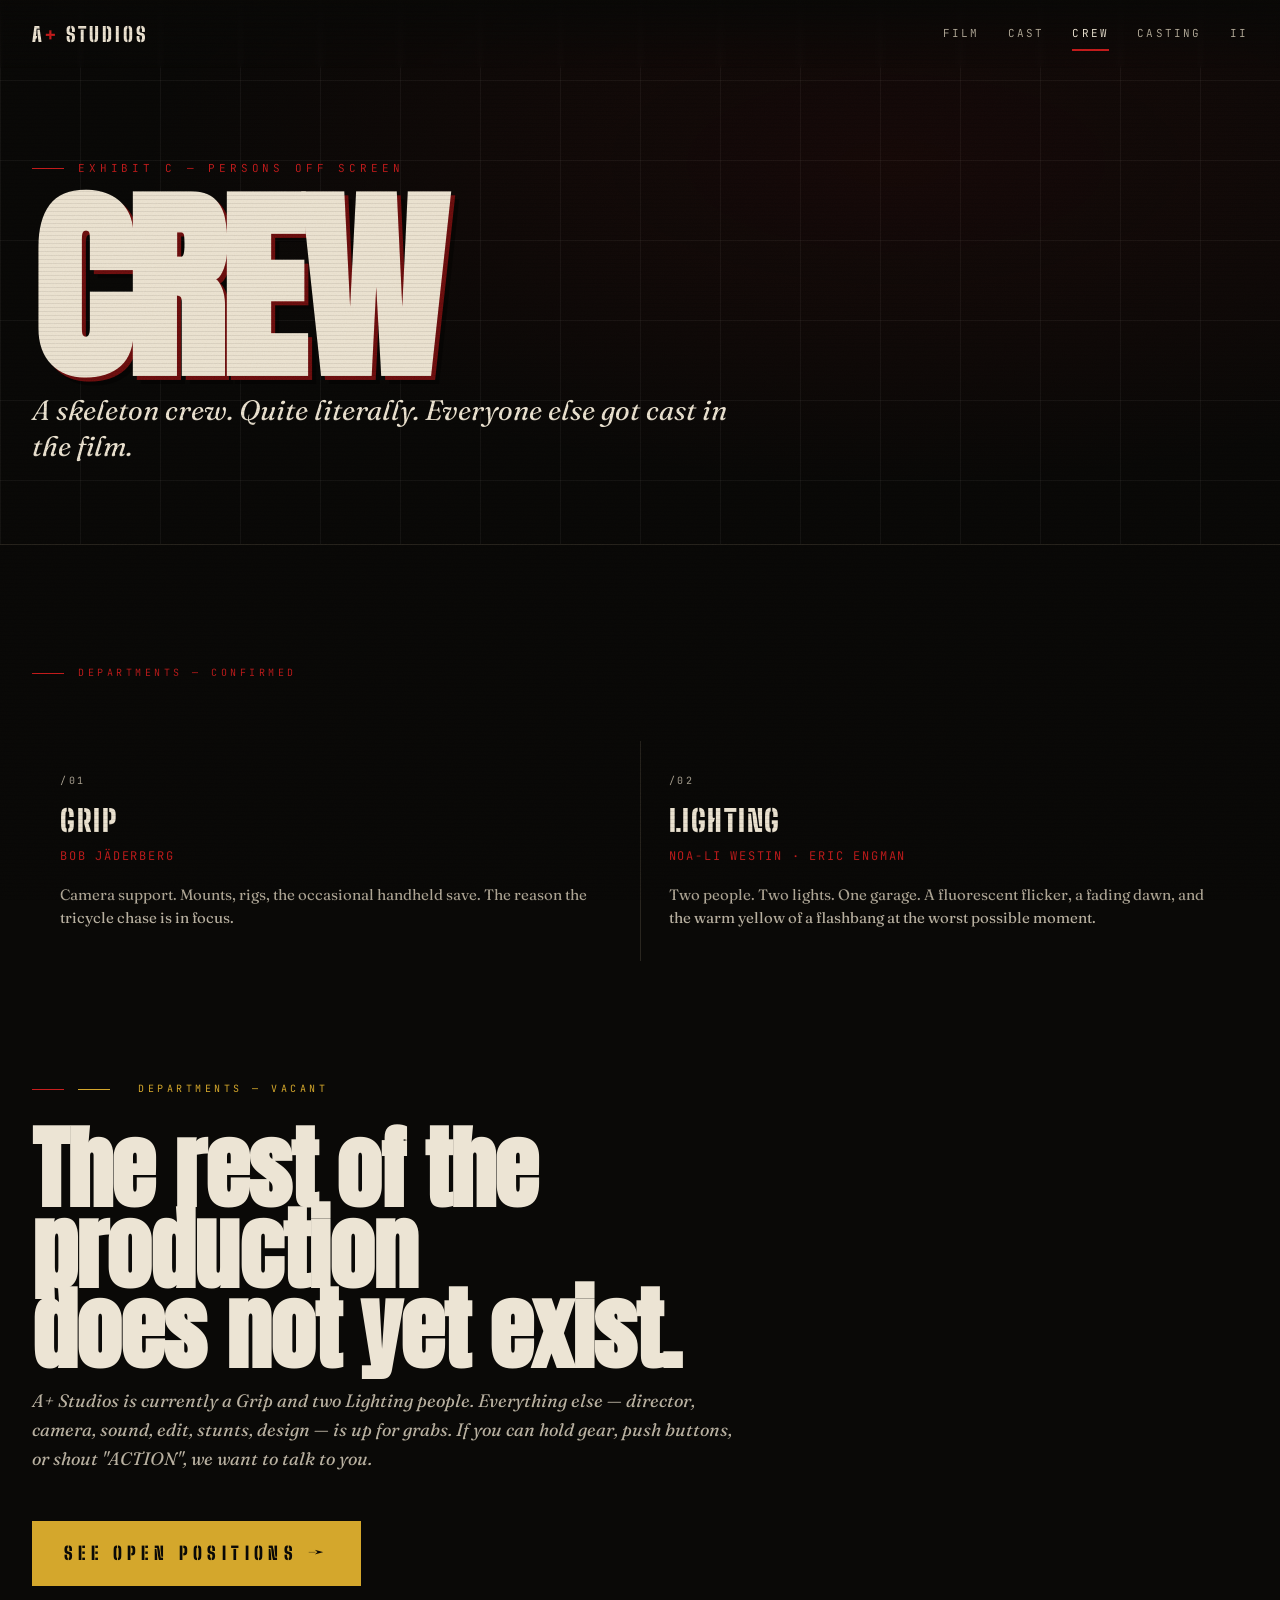
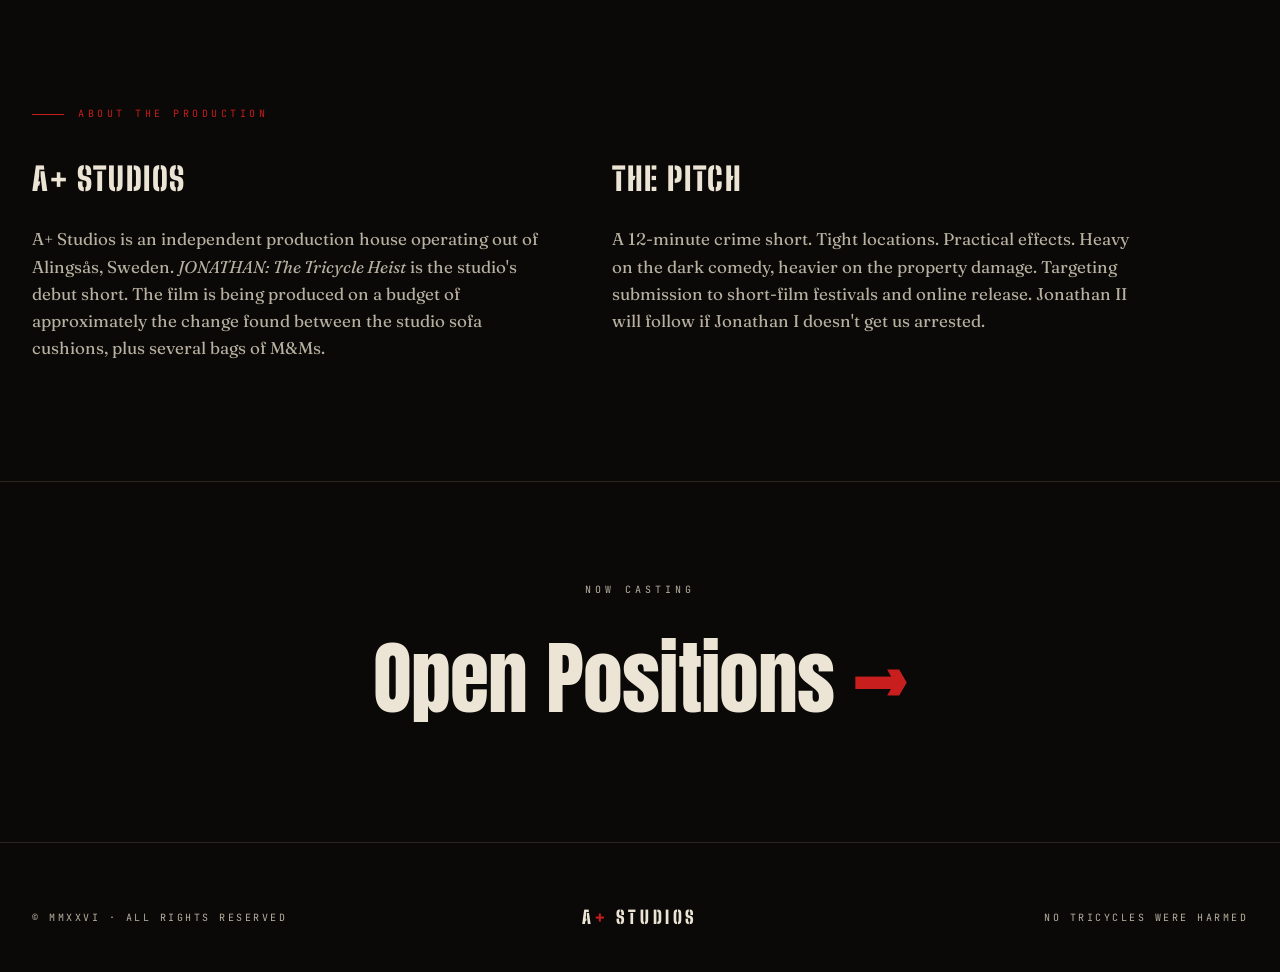
<file: crew.html>
<!DOCTYPE html>
<html lang="en">
<head>
<meta charset="UTF-8" />
<meta name="viewport" content="width=device-width, initial-scale=1.0" />
<title>Crew — JONATHAN: The Tricycle Heist</title>
<link rel="preconnect" href="https://fonts.googleapis.com" />
<link rel="preconnect" href="https://fonts.gstatic.com" crossorigin />
<link href="https://fonts.googleapis.com/css2?family=Anton&family=Big+Shoulders+Stencil+Display:wght@400;700;900&family=Fraunces:ital,opsz,wght@0,9..144,400;0,9..144,700;1,9..144,400&family=JetBrains+Mono:wght@400;500;700&display=swap" rel="stylesheet" />
<link rel="stylesheet" href="styles.css" />
</head>
<body>

<nav>
  <div class="logo"><a href="index.html">A<span>+</span> STUDIOS</a></div>
  <div class="nav-links">
    <a href="index.html">Film</a>
    <a href="cast.html">Cast</a>
    <a href="crew.html" class="current">Crew</a>
    <a href="casting.html">Casting</a>
    <a href="jonathan-ii.html">II</a>
  </div>
</nav>

<!-- ============ PAGE HERO ============ -->
<section class="page-hero">
  <div class="page-hero-inner">
    <div class="page-kicker">Exhibit C — Persons Off Screen</div>
    <h1 class="page-title">CREW</h1>
    <p class="page-sub">
      A skeleton crew. Quite literally. Everyone else got cast in the film.
    </p>
  </div>
</section>

<!-- ============ ROLES ============ -->
<section class="section">
  <div class="section-label">Departments — Confirmed</div>

  <div class="role-grid">
    <div class="role-card">
      <div class="role-num">/01</div>
      <div class="role-title">GRIP</div>
      <div class="role-people">Bob Jäderberg</div>
      <p class="role-desc">
        Camera support. Mounts, rigs, the occasional handheld save. The reason the tricycle chase is in focus.
      </p>
    </div>

    <div class="role-card">
      <div class="role-num">/02</div>
      <div class="role-title">LIGHTING</div>
      <div class="role-people">Noa-Li Westin · Eric Engman</div>
      <p class="role-desc">
        Two people. Two lights. One garage. A fluorescent flicker, a fading dawn, and the warm yellow of a flashbang at the worst possible moment.
      </p>
    </div>
  </div>
</section>

<!-- ============ THE PROBLEM ============ -->
<section class="section" style="padding-top: 0;">
  <div class="section-label" style="color: var(--piss);">
    <span style="background:var(--piss);width:32px;height:1px;display:inline-block;margin-right:14px;"></span>
    Departments — Vacant
  </div>

  <h2 style="font-family:'Anton',sans-serif;font-size:clamp(40px,7vw,90px);line-height:0.9;letter-spacing:-0.01em;color:var(--bone);max-width:900px;margin-bottom:16px;">
    The rest of the production<br>does not yet exist.
  </h2>
  <p style="font-family:'Fraunces',serif;font-style:italic;font-size:18px;color:var(--bone-dim);max-width:700px;margin-bottom:48px;">
    A+ Studios is currently a Grip and two Lighting people. Everything else — director, camera, sound, edit, stunts, design — is up for grabs. If you can hold gear, push buttons, or shout "ACTION", we want to talk to you.
  </p>

  <a href="casting.html" style="
    font-family:'Big Shoulders Stencil Display',sans-serif;
    font-weight:900;
    font-size:18px;
    letter-spacing:0.3em;
    color:var(--ink);
    background:var(--piss);
    padding:18px 32px;
    border:none;
    text-decoration:none;
    text-transform:uppercase;
    display:inline-block;
    transition: transform 0.2s, box-shadow 0.2s;
  " onmouseover="this.style.transform='translate(-2px,-2px)';this.style.boxShadow='4px 4px 0 var(--bone)'"
    onmouseout="this.style.transform='';this.style.boxShadow=''">
    See Open Positions →
  </a>
</section>

<!-- ============ A+ STUDIOS BLURB ============ -->
<section class="section" style="padding-top: 0;">
  <div class="section-label">About the Production</div>

  <div style="display: grid; grid-template-columns: 1fr 1fr; gap: 60px; align-items: start; max-width: 1100px;">
    <div>
      <h3 style="font-family:'Big Shoulders Stencil Display',sans-serif;font-weight:900;font-size:32px;letter-spacing:0.05em;color:var(--bone);margin-bottom:20px;text-transform:uppercase;">
        A+ Studios
      </h3>
      <p style="font-family:'Fraunces',serif;font-size:17px;color:var(--bone-dim);line-height:1.6;">
        A+ Studios is an independent production house operating out of Alingsås, Sweden. <em>JONATHAN: The Tricycle Heist</em> is the studio's debut short. The film is being produced on a budget of approximately the change found between the studio sofa cushions, plus several bags of M&amp;Ms.
      </p>
    </div>
    <div>
      <h3 style="font-family:'Big Shoulders Stencil Display',sans-serif;font-weight:900;font-size:32px;letter-spacing:0.05em;color:var(--bone);margin-bottom:20px;text-transform:uppercase;">
        The Pitch
      </h3>
      <p style="font-family:'Fraunces',serif;font-size:17px;color:var(--bone-dim);line-height:1.6;">
        A 12-minute crime short. Tight locations. Practical effects. Heavy on the dark comedy, heavier on the property damage. Targeting submission to short-film festivals and online release. Jonathan II will follow if Jonathan I doesn't get us arrested.
      </p>
    </div>
  </div>
</section>

<!-- ============ NEXT CTA ============ -->
<section class="next-cta">
  <div class="next-kicker">Now Casting</div>
  <a href="casting.html">Open Positions</a>
</section>

<!-- ============ FOOTER ============ -->
<footer>
  <div class="left">© MMXXVI · All Rights Reserved</div>
  <div class="center">A<span>+</span> STUDIOS</div>
  <div class="right">No tricycles were harmed</div>
</footer>

</body>
</html>
</file>
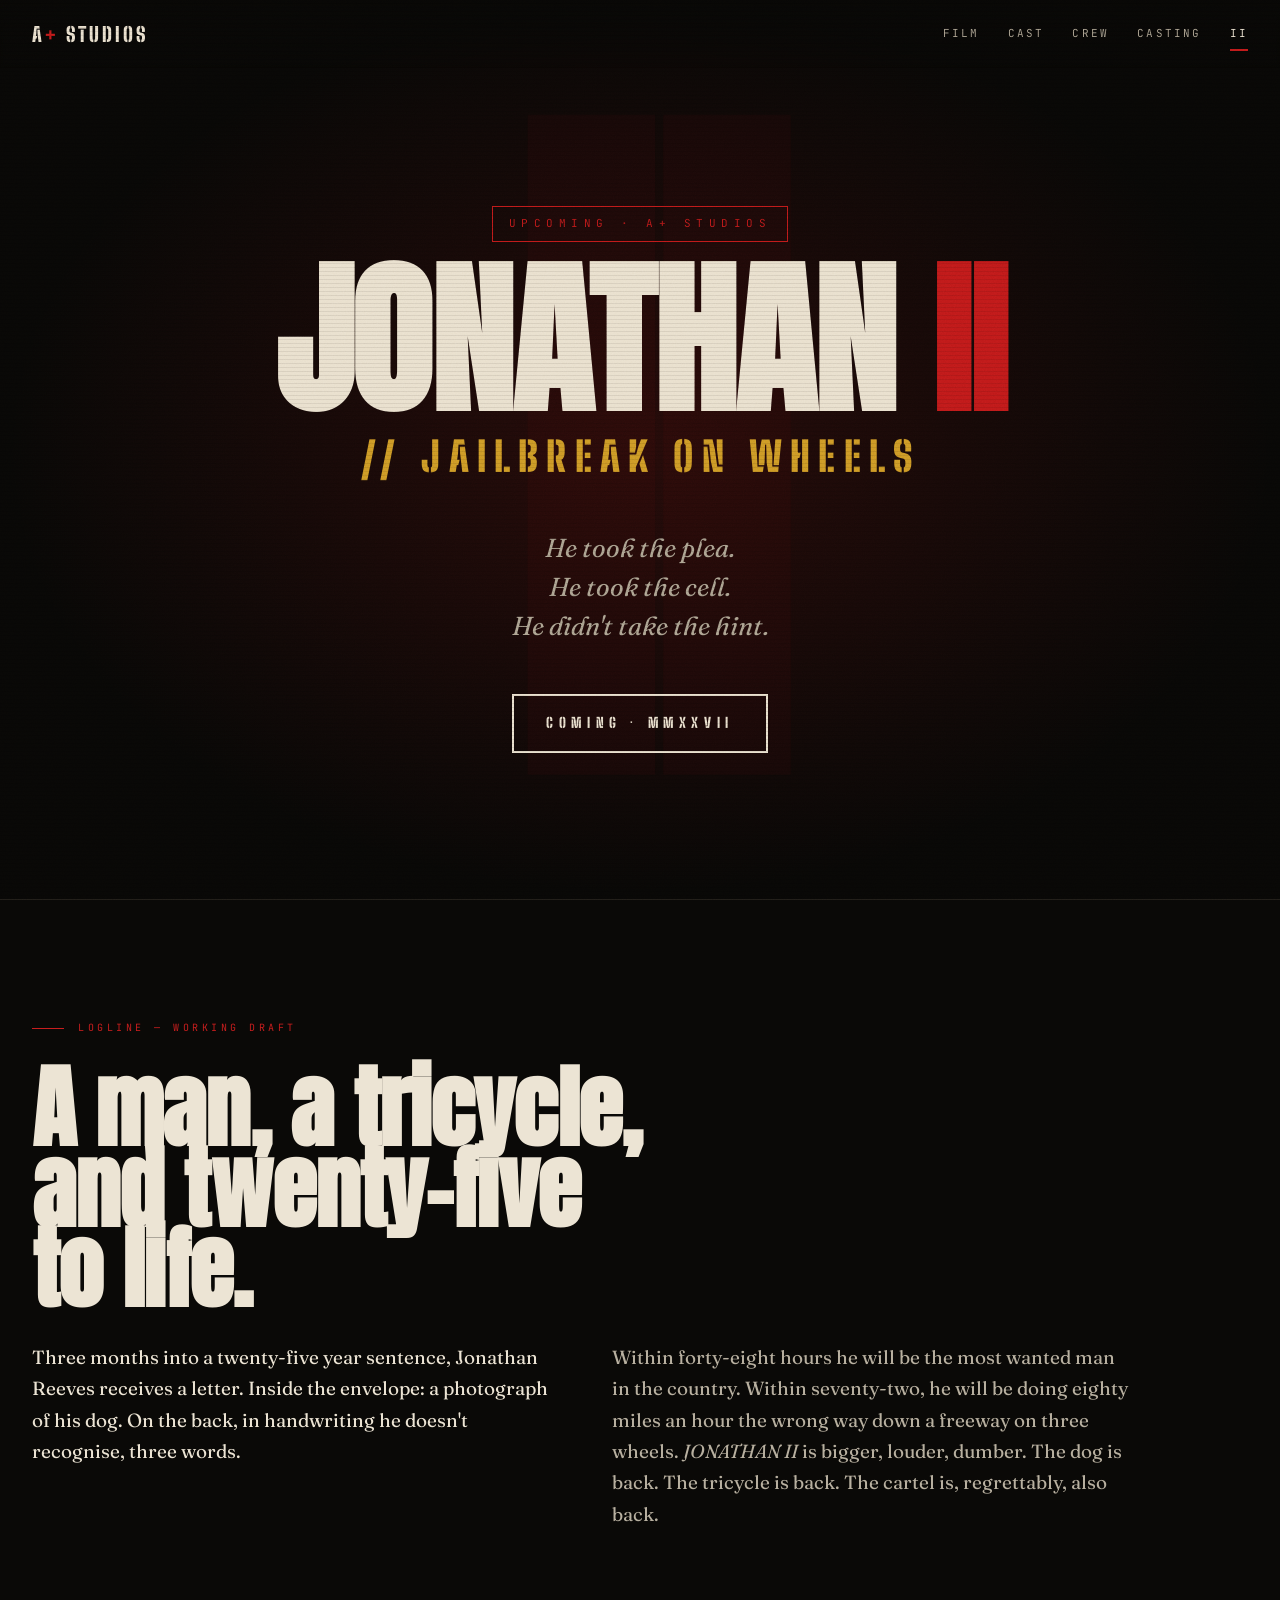
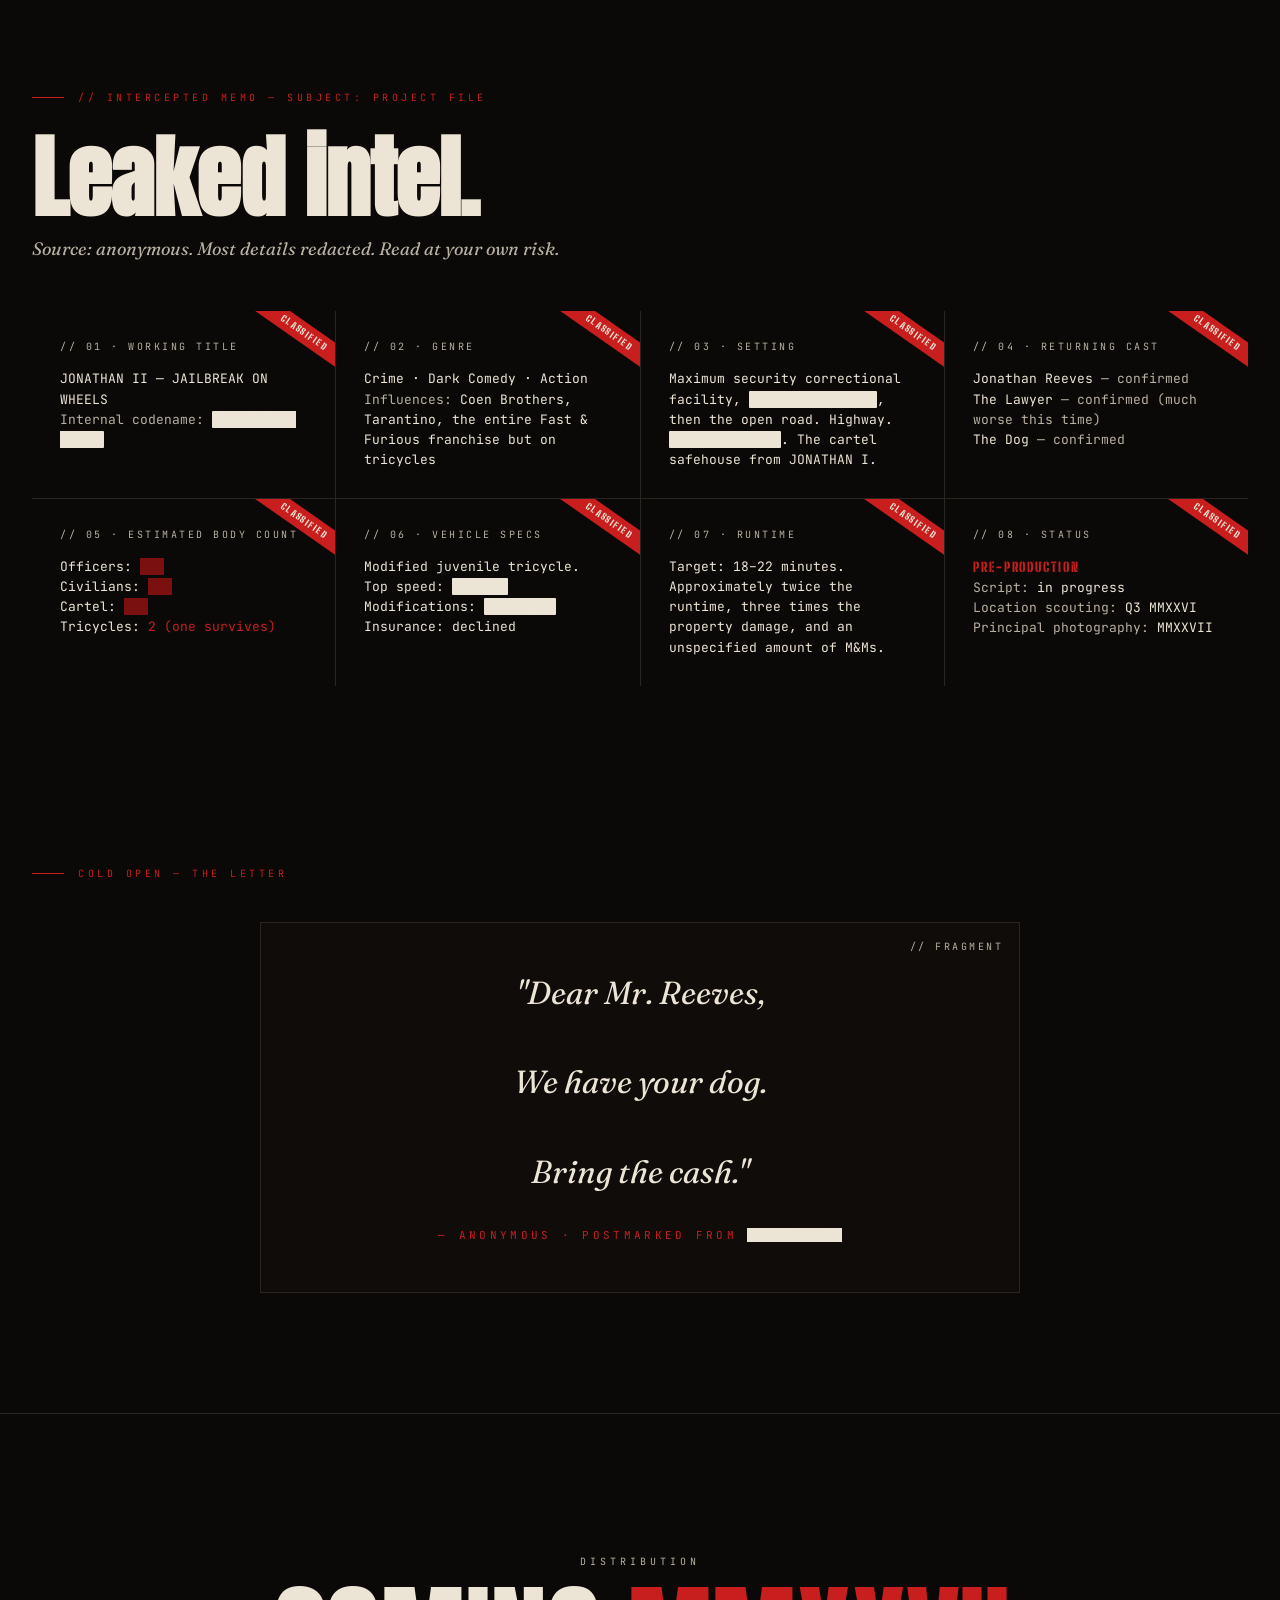
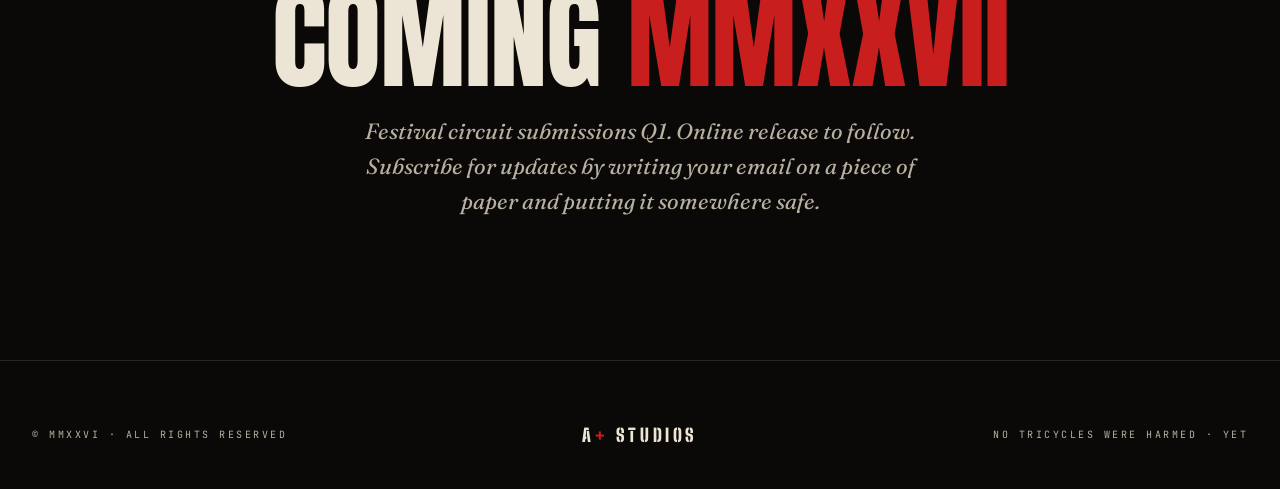
<file: jonathan-ii.html>
<!DOCTYPE html>
<html lang="en">
<head>
<meta charset="UTF-8" />
<meta name="viewport" content="width=device-width, initial-scale=1.0" />
<title>JONATHAN II — A+ Studios</title>
<link rel="preconnect" href="https://fonts.googleapis.com" />
<link rel="preconnect" href="https://fonts.gstatic.com" crossorigin />
<link href="https://fonts.googleapis.com/css2?family=Anton&family=Big+Shoulders+Stencil+Display:wght@400;700;900&family=Fraunces:ital,opsz,wght@0,9..144,400;0,9..144,700;1,9..144,400&family=JetBrains+Mono:wght@400;500;700&display=swap" rel="stylesheet" />
<link rel="stylesheet" href="styles.css" />
</head>
<body>

<nav>
  <div class="logo"><a href="index.html">A<span>+</span> STUDIOS</a></div>
  <div class="nav-links">
    <a href="index.html">Film</a>
    <a href="cast.html">Cast</a>
    <a href="crew.html">Crew</a>
    <a href="casting.html">Casting</a>
    <a href="jonathan-ii.html" class="current">II</a>
  </div>
</nav>

<!-- ============ SEQUEL HERO ============ -->
<section class="sequel-hero">
  <div class="sequel-content">
    <div class="upcoming">UPCOMING · A+ STUDIOS</div>
    <h1 class="sequel-title">JONATHAN <em>II</em></h1>
    <div class="sequel-sub">// JAILBREAK ON WHEELS</div>
    <p class="sequel-blurb">
      He took the plea.<br>
      He took the cell.<br>
      He didn't take the hint.
    </p>
    <div class="release">COMING · MMXXVII</div>
  </div>
</section>

<!-- ============ THE PITCH ============ -->
<section class="section">
  <div class="section-label">Logline — Working Draft</div>

  <h2 style="font-family:'Anton',sans-serif;font-size:clamp(40px,7vw,90px);line-height:0.9;letter-spacing:-0.01em;color:var(--bone);max-width:1100px;margin-bottom:32px;">
    A man, a tricycle,<br>and twenty-five<br>to life.
  </h2>

  <div style="display: grid; grid-template-columns: 1fr 1fr; gap: 60px; align-items: start; max-width: 1100px;">
    <p style="font-family:'Fraunces',serif;font-size:19px;color:var(--bone);line-height:1.65;">
      Three months into a twenty-five year sentence, Jonathan Reeves receives a letter. Inside the envelope: a photograph of his dog. On the back, in handwriting he doesn't recognise, three words.
    </p>
    <p style="font-family:'Fraunces',serif;font-size:19px;color:var(--bone-dim);line-height:1.65;">
      Within forty-eight hours he will be the most wanted man in the country. Within seventy-two, he will be doing eighty miles an hour the wrong way down a freeway on three wheels. <em>JONATHAN II</em> is bigger, louder, dumber. The dog is back. The tricycle is back. The cartel is, regrettably, also back.
    </p>
  </div>
</section>

<!-- ============ LEAKED INTEL ============ -->
<section class="section" style="padding-top: 40px;">
  <div class="section-label">// Intercepted Memo — Subject: Project File</div>
  <h2 class="explore-title" style="margin-bottom: 16px;">Leaked intel.</h2>
  <p style="font-family:'Fraunces',serif;font-style:italic;font-size:18px;color:var(--bone-dim);max-width:600px;">
    Source: anonymous. Most details redacted. Read at your own risk.
  </p>

  <div class="intel-grid">

    <div class="intel-card">
      <div class="intel-tag">// 01 · Working Title</div>
      <p class="intel-content">
        JONATHAN II — JAILBREAK ON WHEELS<br>
        <span style="color:var(--bone-dim)">Internal codename:</span> <span class="redacted">LITTLE BIG WHEEL</span>
      </p>
    </div>

    <div class="intel-card">
      <div class="intel-tag">// 02 · Genre</div>
      <p class="intel-content">
        Crime · Dark Comedy · Action<br>
        <span style="color:var(--bone-dim)">Influences:</span> Coen Brothers, Tarantino, the entire Fast &amp; Furious franchise but on tricycles
      </p>
    </div>

    <div class="intel-card">
      <div class="intel-tag">// 03 · Setting</div>
      <p class="intel-content">
        Maximum security correctional facility, <span class="redacted">REDACTED COUNTY</span>, then the open road. Highway. <span class="redacted">REDACTED CITY</span>. The cartel safehouse from JONATHAN I.
      </p>
    </div>

    <div class="intel-card">
      <div class="intel-tag">// 04 · Returning Cast</div>
      <p class="intel-content">
        Jonathan Reeves <span style="color:var(--bone-dim)">— confirmed</span><br>
        The Lawyer <span style="color:var(--bone-dim)">— confirmed (much worse this time)</span><br>
        The Dog <span style="color:var(--bone-dim)">— confirmed</span>
      </p>
    </div>

    <div class="intel-card">
      <div class="intel-tag">// 05 · Estimated Body Count</div>
      <p class="intel-content">
        Officers: <span class="redacted-blood">XX</span><br>
        Civilians: <span class="redacted-blood">XX</span><br>
        Cartel: <span class="redacted-blood">XX</span><br>
        Tricycles: <span style="color:var(--blood)">2 (one survives)</span>
      </p>
    </div>

    <div class="intel-card">
      <div class="intel-tag">// 06 · Vehicle Specs</div>
      <p class="intel-content">
        Modified juvenile tricycle.<br>
        Top speed: <span class="redacted">XX MPH</span><br>
        Modifications: <span class="redacted">REDACTED</span><br>
        Insurance: declined
      </p>
    </div>

    <div class="intel-card">
      <div class="intel-tag">// 07 · Runtime</div>
      <p class="intel-content">
        Target: 18–22 minutes.<br>
        Approximately twice the runtime, three times the property damage, and an unspecified amount of M&amp;Ms.
      </p>
    </div>

    <div class="intel-card">
      <div class="intel-tag">// 08 · Status</div>
      <p class="intel-content">
        <span style="color:var(--blood);font-family:'Big Shoulders Stencil Display',sans-serif;font-weight:900;letter-spacing:0.15em;">PRE-PRODUCTION</span><br>
        <span style="color:var(--bone-dim)">Script:</span> in progress<br>
        <span style="color:var(--bone-dim)">Location scouting:</span> Q3 MMXXVI<br>
        <span style="color:var(--bone-dim)">Principal photography:</span> MMXXVII
      </p>
    </div>

  </div>
</section>

<!-- ============ THE LETTER ============ -->
<section class="section" style="padding-top: 60px;">
  <div class="section-label">Cold Open — The Letter</div>

  <div style="max-width: 760px; margin: 40px auto 0; padding: 48px; border: 1px solid var(--evidence); background: rgba(20, 17, 13, 0.5); position: relative;">
    <div style="position: absolute; top: 16px; right: 16px; font-family:'JetBrains Mono',monospace;font-size:10px;color:var(--bone-dim);letter-spacing:0.25em;">
      // FRAGMENT
    </div>
    <p style="font-family:'Fraunces',serif;font-style:italic;font-size:clamp(22px,3vw,32px);line-height:1.4;color:var(--bone);text-align:center;">
      "Dear Mr. Reeves,<br><br>
      We have your dog.<br><br>
      Bring the cash."
    </p>
    <p style="font-family:'JetBrains Mono',monospace;font-size:11px;color:var(--blood);text-align:center;letter-spacing:0.3em;margin-top:32px;text-transform:uppercase;">
      — anonymous · postmarked from <span style="background:var(--bone);color:var(--bone);padding:0 6px;">REDACTED</span>
    </p>
  </div>
</section>

<!-- ============ COMING SOON ============ -->
<section class="next-cta" style="padding: 140px 32px;">
  <div class="next-kicker">Distribution</div>
  <div style="font-family:'Anton',sans-serif;font-size:clamp(50px,9vw,120px);color:var(--bone);line-height:0.9;letter-spacing:-0.01em;margin-bottom:24px;">
    COMING <em style="color:var(--blood);font-style:normal;">MMXXVII</em>
  </div>
  <p style="font-family:'Fraunces',serif;font-style:italic;font-size:clamp(16px,2vw,22px);color:var(--bone-dim);max-width:600px;margin:0 auto;">
    Festival circuit submissions Q1. Online release to follow.<br>
    Subscribe for updates by writing your email on a piece of paper and putting it somewhere safe.
  </p>
</section>

<!-- ============ FOOTER ============ -->
<footer>
  <div class="left">© MMXXVI · All Rights Reserved</div>
  <div class="center">A<span>+</span> STUDIOS</div>
  <div class="right">No tricycles were harmed · yet</div>
</footer>

</body>
</html>
</file>
<file: styles.css>
/* ============================================================
   JONATHAN: The Tricycle Heist — A+ Studios
   Shared stylesheet
   ============================================================ */

:root {
  --bone: #ece4d4;
  --bone-dim: #b8b0a0;
  --ink: #0a0907;
  --ink-2: #14110d;
  --blood: #c81e1e;
  --blood-dark: #7a1010;
  --piss: #d4a72c;
  --evidence: #2a261f;
  --grid: rgba(236, 228, 212, 0.06);
}

* { box-sizing: border-box; margin: 0; padding: 0; }

html { scroll-behavior: smooth; }

body {
  background: var(--ink);
  color: var(--bone);
  font-family: 'JetBrains Mono', monospace;
  font-size: 14px;
  line-height: 1.6;
  overflow-x: hidden;
  position: relative;
}

/* film grain overlay */
body::before {
  content: '';
  position: fixed;
  inset: 0;
  pointer-events: none;
  z-index: 100;
  opacity: 0.18;
  mix-blend-mode: overlay;
  background-image: url("data:image/svg+xml;utf8,<svg xmlns='http://www.w3.org/2000/svg' width='200' height='200'><filter id='n'><feTurbulence type='fractalNoise' baseFrequency='0.9' numOctaves='3' stitchTiles='stitch'/><feColorMatrix values='0 0 0 0 0  0 0 0 0 0  0 0 0 0 0  0 0 0 1.2 0'/></filter><rect width='100%25' height='100%25' filter='url(%23n)'/></svg>");
}

body::after {
  content: '';
  position: fixed;
  inset: 0;
  pointer-events: none;
  z-index: 99;
  background: repeating-linear-gradient(
    to bottom,
    transparent 0,
    transparent 3px,
    rgba(0,0,0,0.18) 3px,
    rgba(0,0,0,0.18) 4px
  );
  opacity: 0.35;
}

/* ============ NAV ============ */
nav {
  position: fixed;
  top: 0; left: 0; right: 0;
  z-index: 50;
  padding: 18px 32px;
  display: flex;
  justify-content: space-between;
  align-items: center;
  background: linear-gradient(to bottom, rgba(10,9,7,0.95), rgba(10,9,7,0));
  backdrop-filter: blur(2px);
}

.logo a {
  font-family: 'Big Shoulders Stencil Display', sans-serif;
  font-weight: 900;
  font-size: 20px;
  letter-spacing: 0.15em;
  color: var(--bone);
  text-decoration: none;
}
.logo span { color: var(--blood); }

.nav-links {
  display: flex;
  gap: 28px;
  font-family: 'JetBrains Mono', monospace;
  font-size: 11px;
  text-transform: uppercase;
  letter-spacing: 0.2em;
}
.nav-links a {
  color: var(--bone-dim);
  text-decoration: none;
  transition: color 0.2s;
  position: relative;
}
.nav-links a:hover { color: var(--blood); }
.nav-links a.current {
  color: var(--bone);
}
.nav-links a.current::after {
  content: '';
  position: absolute;
  left: 0; right: 0;
  bottom: -8px;
  height: 2px;
  background: var(--blood);
}

/* ============ HERO (landing) ============ */
.hero {
  min-height: 100vh;
  padding: 120px 32px 60px;
  display: flex;
  flex-direction: column;
  justify-content: center;
  position: relative;
  background:
    radial-gradient(ellipse at 30% 80%, rgba(200, 30, 30, 0.12) 0%, transparent 60%),
    radial-gradient(ellipse at 70% 20%, rgba(212, 167, 44, 0.08) 0%, transparent 60%),
    var(--ink);
  overflow: hidden;
}

.hero::before {
  content: '';
  position: absolute;
  inset: 0;
  background-image:
    linear-gradient(var(--grid) 1px, transparent 1px),
    linear-gradient(90deg, var(--grid) 1px, transparent 1px);
  background-size: 80px 80px;
  pointer-events: none;
}

.hero-meta {
  display: flex;
  align-items: center;
  gap: 16px;
  margin-bottom: 24px;
  font-size: 11px;
  text-transform: uppercase;
  letter-spacing: 0.3em;
  color: var(--bone-dim);
  position: relative;
  z-index: 2;
  animation: fadeUp 0.8s ease-out 0.2s backwards;
}
.hero-meta .line {
  height: 1px;
  width: 60px;
  background: var(--blood);
}

.presents {
  font-size: 11px;
  text-transform: uppercase;
  letter-spacing: 0.4em;
  color: var(--bone-dim);
  margin-bottom: 8px;
  position: relative;
  z-index: 2;
  animation: fadeUp 0.8s ease-out 0.3s backwards;
}

.title-block { position: relative; z-index: 2; }

.title-main {
  font-family: 'Anton', sans-serif;
  font-size: clamp(80px, 18vw, 280px);
  line-height: 0.85;
  letter-spacing: -0.02em;
  color: var(--bone);
  text-shadow:
    4px 4px 0 var(--blood-dark),
    8px 8px 0 rgba(0,0,0,0.4);
  animation: fadeUp 1.2s ease-out 0.5s backwards;
  margin-bottom: 8px;
}

.title-sub {
  font-family: 'Big Shoulders Stencil Display', sans-serif;
  font-weight: 900;
  font-size: clamp(20px, 4vw, 56px);
  letter-spacing: 0.05em;
  color: var(--blood);
  margin-bottom: 32px;
  animation: fadeUp 1.2s ease-out 0.7s backwards;
  display: inline-block;
  border-top: 2px solid var(--blood);
  border-bottom: 2px solid var(--blood);
  padding: 6px 0;
}

.tagline {
  font-family: 'Fraunces', serif;
  font-style: italic;
  font-size: clamp(18px, 2.4vw, 28px);
  color: var(--bone);
  max-width: 600px;
  margin-bottom: 48px;
  line-height: 1.3;
  animation: fadeUp 1s ease-out 0.9s backwards;
  position: relative;
  z-index: 2;
}

.badges {
  display: flex;
  flex-wrap: wrap;
  gap: 16px;
  align-items: center;
  position: relative;
  z-index: 2;
  animation: fadeUp 1s ease-out 1.1s backwards;
}

.badge {
  border: 1px solid var(--bone-dim);
  padding: 8px 14px;
  font-size: 10px;
  text-transform: uppercase;
  letter-spacing: 0.25em;
  color: var(--bone-dim);
}
.badge.rated {
  background: var(--bone);
  color: var(--ink);
  border: 2px solid var(--bone);
  font-family: 'Big Shoulders Stencil Display', sans-serif;
  font-weight: 900;
  letter-spacing: 0.15em;
  font-size: 14px;
  padding: 6px 14px;
}
.badge.danger { border-color: var(--blood); color: var(--blood); }

.marquee {
  margin-top: 80px;
  border-top: 1px solid var(--bone-dim);
  border-bottom: 1px solid var(--bone-dim);
  padding: 12px 0;
  overflow: hidden;
  white-space: nowrap;
  position: relative;
  z-index: 2;
}
.marquee-track {
  display: inline-block;
  animation: scroll 35s linear infinite;
  font-family: 'Big Shoulders Stencil Display', sans-serif;
  font-weight: 900;
  font-size: 18px;
  letter-spacing: 0.15em;
  color: var(--bone);
}
.marquee-track span { color: var(--blood); margin: 0 22px; }
.marquee-track .item { margin: 0 24px; }

@keyframes scroll {
  from { transform: translateX(0); }
  to { transform: translateX(-50%); }
}
@keyframes fadeUp {
  from { opacity: 0; transform: translateY(30px); }
  to { opacity: 1; transform: translateY(0); }
}

/* ============ PAGE HEADER (subpages) ============ */
.page-hero {
  padding: 160px 32px 80px;
  position: relative;
  background:
    radial-gradient(ellipse at 70% 30%, rgba(200, 30, 30, 0.08) 0%, transparent 60%),
    var(--ink);
  border-bottom: 1px solid var(--evidence);
  overflow: hidden;
}

.page-hero::before {
  content: '';
  position: absolute;
  inset: 0;
  background-image:
    linear-gradient(var(--grid) 1px, transparent 1px),
    linear-gradient(90deg, var(--grid) 1px, transparent 1px);
  background-size: 80px 80px;
  pointer-events: none;
}

.page-hero-inner {
  max-width: 1400px;
  margin: 0 auto;
  position: relative;
  z-index: 2;
}

.page-kicker {
  display: flex;
  align-items: center;
  gap: 14px;
  font-size: 11px;
  text-transform: uppercase;
  letter-spacing: 0.35em;
  color: var(--blood);
  margin-bottom: 24px;
}
.page-kicker::before {
  content: '';
  width: 32px; height: 1px;
  background: var(--blood);
}

.page-title {
  font-family: 'Anton', sans-serif;
  font-size: clamp(80px, 16vw, 220px);
  line-height: 0.85;
  letter-spacing: -0.02em;
  color: var(--bone);
  text-shadow:
    4px 4px 0 var(--blood-dark),
    8px 8px 0 rgba(0,0,0,0.4);
  margin-bottom: 16px;
}

.page-sub {
  font-family: 'Fraunces', serif;
  font-style: italic;
  font-size: clamp(18px, 2.4vw, 28px);
  color: var(--bone);
  max-width: 700px;
  line-height: 1.3;
}

/* ============ SECTION ============ */
.section {
  padding: 120px 32px;
  max-width: 1400px;
  margin: 0 auto;
  position: relative;
}

.section-label {
  display: flex;
  align-items: center;
  gap: 14px;
  font-size: 10px;
  text-transform: uppercase;
  letter-spacing: 0.35em;
  color: var(--blood);
  margin-bottom: 32px;
}
.section-label::before {
  content: '';
  width: 32px; height: 1px;
  background: var(--blood);
}

/* ============ CASE FILE ============ */
.case-file {
  display: grid;
  grid-template-columns: 1fr 1fr;
  gap: 80px;
  align-items: start;
}

.case-stamp {
  border: 2px dashed var(--bone-dim);
  padding: 32px;
  background: rgba(20, 17, 13, 0.5);
  position: relative;
}
.case-stamp::before {
  content: 'CONFIDENTIAL';
  position: absolute;
  top: 18px;
  right: -6px;
  transform: rotate(8deg);
  background: var(--blood);
  color: var(--bone);
  padding: 4px 12px;
  font-family: 'Big Shoulders Stencil Display', sans-serif;
  font-weight: 900;
  font-size: 14px;
  letter-spacing: 0.15em;
}
.case-stamp h3 {
  font-family: 'Big Shoulders Stencil Display', sans-serif;
  font-weight: 900;
  font-size: 32px;
  letter-spacing: 0.1em;
  color: var(--bone);
  margin-bottom: 4px;
}
.case-stamp .case-num {
  font-size: 11px;
  color: var(--bone-dim);
  letter-spacing: 0.2em;
  margin-bottom: 24px;
}

.case-row {
  display: grid;
  grid-template-columns: 130px 1fr;
  padding: 12px 0;
  border-bottom: 1px solid rgba(184, 176, 160, 0.15);
  font-size: 13px;
}
.case-row:last-child { border: none; }
.case-row .k {
  color: var(--bone-dim);
  text-transform: uppercase;
  font-size: 10px;
  letter-spacing: 0.2em;
  padding-top: 3px;
}
.case-row .v { color: var(--bone); }
.case-row .v.guilty {
  color: var(--blood);
  font-family: 'Big Shoulders Stencil Display', sans-serif;
  font-weight: 900;
  font-size: 18px;
  letter-spacing: 0.1em;
}

.synopsis-text {
  font-family: 'Fraunces', serif;
  font-size: 19px;
  line-height: 1.65;
  color: var(--bone);
}
.synopsis-text p { margin-bottom: 20px; }
.synopsis-text p:first-child::first-letter {
  font-size: 64px;
  float: left;
  line-height: 0.9;
  padding: 6px 12px 0 0;
  color: var(--blood);
  font-weight: 700;
}

/* ============ QUOTE ============ */
.quote-section {
  padding: 100px 32px;
  text-align: center;
  background:
    linear-gradient(180deg, transparent, rgba(200, 30, 30, 0.05), transparent),
    var(--ink);
  border-top: 1px solid var(--evidence);
  border-bottom: 1px solid var(--evidence);
}

.quote-mark {
  font-family: 'Fraunces', serif;
  font-size: 120px;
  line-height: 0.5;
  color: var(--blood);
  margin-bottom: 24px;
}

.quote-text {
  font-family: 'Fraunces', serif;
  font-style: italic;
  font-size: clamp(28px, 4.5vw, 60px);
  line-height: 1.15;
  color: var(--bone);
  max-width: 1100px;
  margin: 0 auto 32px;
  font-weight: 400;
}
.quote-text em { color: var(--blood); font-style: italic; }

.quote-attr {
  font-size: 11px;
  text-transform: uppercase;
  letter-spacing: 0.4em;
  color: var(--bone-dim);
}

/* ============ EXPLORE GRID (homepage) ============ */
.explore-title {
  font-family: 'Anton', sans-serif;
  font-size: clamp(40px, 7vw, 90px);
  line-height: 0.9;
  letter-spacing: -0.01em;
  color: var(--bone);
  margin-bottom: 48px;
}

.explore-grid {
  display: grid;
  grid-template-columns: repeat(auto-fit, minmax(260px, 1fr));
  gap: 1px;
  background: var(--evidence);
}

.explore-card {
  display: block;
  background: var(--ink);
  padding: 32px 28px;
  text-decoration: none;
  color: var(--bone);
  position: relative;
  transition: background 0.3s, transform 0.3s;
  min-height: 240px;
}
.explore-card:hover {
  background: var(--ink-2);
  transform: translateY(-4px);
}
.explore-card:hover .explore-arrow {
  transform: translateX(8px);
  color: var(--blood);
}
.explore-card.piss:hover .explore-arrow { color: var(--piss); }
.explore-card.blood:hover { background: rgba(122, 16, 16, 0.15); }

.explore-num {
  font-family: 'JetBrains Mono', monospace;
  font-size: 11px;
  color: var(--bone-dim);
  letter-spacing: 0.2em;
  margin-bottom: 20px;
}
.explore-name {
  font-family: 'Anton', sans-serif;
  font-size: 42px;
  letter-spacing: -0.01em;
  color: var(--bone);
  line-height: 1;
  margin-bottom: 18px;
}
.explore-card.piss .explore-name { color: var(--piss); }
.explore-card.blood .explore-name { color: var(--blood); }

.explore-desc {
  font-family: 'Fraunces', serif;
  font-style: italic;
  font-size: 15px;
  color: var(--bone-dim);
  line-height: 1.5;
  margin-bottom: 32px;
}
.explore-arrow {
  font-family: 'Big Shoulders Stencil Display', sans-serif;
  font-weight: 900;
  font-size: 26px;
  color: var(--bone);
  transition: transform 0.3s, color 0.3s;
  position: absolute;
  bottom: 28px;
  left: 28px;
}

/* ============ CREDITS (CAST/CREW) ============ */
.credits {
  display: flex;
  flex-direction: column;
  max-width: 1200px;
}

.credit-row {
  display: grid;
  grid-template-columns: 1fr auto 1fr;
  align-items: center;
  gap: 24px;
  padding: 22px 0;
  border-bottom: 1px solid var(--evidence);
  transition: padding 0.25s, border-color 0.25s;
}
.credit-row:hover {
  padding-left: 12px;
  border-bottom-color: var(--blood);
}
.credit-row:hover .credit-dot {
  background: var(--blood);
  box-shadow: 0 0 0 4px rgba(200, 30, 30, 0.15);
}

.credit-role {
  font-family: 'Big Shoulders Stencil Display', sans-serif;
  font-weight: 900;
  font-size: clamp(22px, 3.2vw, 38px);
  letter-spacing: 0.05em;
  color: var(--bone);
  text-transform: uppercase;
}

.credit-dot {
  width: 8px;
  height: 8px;
  border-radius: 50%;
  background: var(--bone-dim);
  transition: background 0.25s, box-shadow 0.25s;
}

.credit-name {
  font-family: 'JetBrains Mono', monospace;
  font-size: clamp(14px, 1.6vw, 18px);
  color: var(--bone);
  text-align: right;
  letter-spacing: 0.02em;
}

/* ============ CHARACTER BIOS (cast page) ============ */
.bios-grid {
  display: grid;
  grid-template-columns: repeat(auto-fit, minmax(300px, 1fr));
  gap: 1px;
  background: var(--evidence);
  margin-top: 60px;
}
.bio-card {
  background: var(--ink);
  padding: 28px;
  position: relative;
  transition: background 0.25s;
}
.bio-card:hover { background: var(--ink-2); }
.bio-num {
  font-family: 'JetBrains Mono', monospace;
  font-size: 10px;
  color: var(--bone-dim);
  letter-spacing: 0.25em;
  margin-bottom: 14px;
}
.bio-character {
  font-family: 'Big Shoulders Stencil Display', sans-serif;
  font-weight: 900;
  font-size: 28px;
  letter-spacing: 0.05em;
  color: var(--bone);
  line-height: 1;
  margin-bottom: 6px;
}
.bio-actor {
  font-family: 'JetBrains Mono', monospace;
  font-size: 11px;
  color: var(--blood);
  letter-spacing: 0.2em;
  margin-bottom: 16px;
  text-transform: uppercase;
}
.bio-desc {
  font-family: 'Fraunces', serif;
  font-size: 15px;
  color: var(--bone-dim);
  line-height: 1.55;
}

/* ============ ROLE CARDS (crew page) ============ */
.role-grid {
  display: grid;
  grid-template-columns: repeat(auto-fit, minmax(280px, 1fr));
  gap: 1px;
  background: var(--evidence);
  margin-top: 60px;
}
.role-card {
  background: var(--ink);
  padding: 32px 28px;
  transition: background 0.25s;
}
.role-card:hover { background: var(--ink-2); }
.role-card .role-num {
  font-family: 'JetBrains Mono', monospace;
  font-size: 10px;
  color: var(--bone-dim);
  letter-spacing: 0.25em;
  margin-bottom: 16px;
}
.role-card .role-title {
  font-family: 'Big Shoulders Stencil Display', sans-serif;
  font-weight: 900;
  font-size: 30px;
  letter-spacing: 0.05em;
  color: var(--bone);
  line-height: 1;
  margin-bottom: 12px;
}
.role-card .role-people {
  font-family: 'JetBrains Mono', monospace;
  font-size: 12px;
  color: var(--blood);
  letter-spacing: 0.15em;
  margin-bottom: 16px;
  text-transform: uppercase;
}
.role-card .role-desc {
  font-family: 'Fraunces', serif;
  font-size: 15px;
  color: var(--bone-dim);
  line-height: 1.55;
}

/* ============ CASTING CALL ============ */
.casting-section {
  background:
    radial-gradient(ellipse at 80% 20%, rgba(212, 167, 44, 0.06) 0%, transparent 60%),
    var(--ink);
}

.casting-header {
  display: flex;
  justify-content: space-between;
  align-items: flex-end;
  gap: 32px;
  margin-bottom: 32px;
  flex-wrap: wrap;
}

.wanted-title {
  font-family: 'Anton', sans-serif;
  font-size: clamp(60px, 14vw, 200px);
  line-height: 0.85;
  letter-spacing: -0.02em;
  color: var(--bone);
  text-shadow:
    4px 4px 0 rgba(212, 167, 44, 0.5),
    8px 8px 0 rgba(0, 0, 0, 0.3);
}
.wanted-sub {
  font-family: 'Fraunces', serif;
  font-style: italic;
  font-size: clamp(16px, 2vw, 24px);
  color: var(--piss);
  margin-top: 8px;
}

.reward-box {
  border: 2px solid var(--piss);
  padding: 18px 26px;
  text-align: center;
  background: rgba(212, 167, 44, 0.04);
  transform: rotate(-2deg);
}
.reward-label {
  font-size: 10px;
  text-transform: uppercase;
  letter-spacing: 0.3em;
  color: var(--piss);
  margin-bottom: 6px;
}
.reward-amount {
  font-family: 'Big Shoulders Stencil Display', sans-serif;
  font-weight: 900;
  font-size: 32px;
  color: var(--bone);
  letter-spacing: 0.05em;
  line-height: 1;
}
.reward-fine {
  font-size: 9px;
  text-transform: uppercase;
  letter-spacing: 0.25em;
  color: var(--bone-dim);
  margin-top: 6px;
}

.open-grid {
  display: grid;
  grid-template-columns: repeat(auto-fill, minmax(280px, 1fr));
  gap: 1px;
  background: var(--evidence);
  margin-bottom: 60px;
}

.open-card {
  background: var(--ink);
  padding: 24px;
  transition: background 0.25s, transform 0.25s;
  position: relative;
}
.open-card:hover { background: var(--ink-2); }
.open-card:hover .open-tag {
  color: var(--piss);
  border-color: var(--piss);
}
.open-tag {
  display: inline-block;
  font-size: 9px;
  text-transform: uppercase;
  letter-spacing: 0.3em;
  color: var(--bone-dim);
  border: 1px solid var(--bone-dim);
  padding: 4px 8px;
  margin-bottom: 18px;
  transition: color 0.25s, border-color 0.25s;
}
.open-role {
  font-family: 'Big Shoulders Stencil Display', sans-serif;
  font-weight: 900;
  font-size: 26px;
  letter-spacing: 0.05em;
  color: var(--bone);
  line-height: 1.05;
  margin-bottom: 14px;
  text-transform: uppercase;
}
.open-desc {
  font-family: 'Fraunces', serif;
  font-size: 15px;
  color: var(--bone-dim);
  line-height: 1.5;
  margin-bottom: 22px;
}
.open-meta {
  font-family: 'JetBrains Mono', monospace;
  font-size: 10px;
  text-transform: uppercase;
  letter-spacing: 0.25em;
  color: var(--bone-dim);
  padding-top: 14px;
  border-top: 1px solid var(--evidence);
}

.apply-cta {
  display: flex;
  align-items: center;
  gap: 24px;
  margin-top: 40px;
}
.apply-line {
  flex: 1;
  height: 1px;
  background: var(--bone-dim);
}
.apply-text { text-align: center; }
.apply-kicker {
  display: block;
  font-size: 10px;
  text-transform: uppercase;
  letter-spacing: 0.4em;
  color: var(--piss);
  margin-bottom: 8px;
}
.apply-body {
  font-family: 'Big Shoulders Stencil Display', sans-serif;
  font-weight: 900;
  font-size: clamp(18px, 2.4vw, 28px);
  letter-spacing: 0.15em;
  color: var(--bone);
  text-transform: uppercase;
}

/* ============ SEQUEL PAGE ============ */
.sequel-hero {
  min-height: 100vh;
  padding: 140px 32px 80px;
  display: flex;
  flex-direction: column;
  justify-content: center;
  position: relative;
  background:
    radial-gradient(ellipse at center, rgba(200, 30, 30, 0.18) 0%, transparent 70%),
    var(--ink);
  text-align: center;
  overflow: hidden;
  border-bottom: 1px solid var(--evidence);
}
.sequel-hero::before {
  content: 'II';
  position: absolute;
  top: 50%;
  left: 50%;
  transform: translate(-50%, -50%);
  font-family: 'Anton', sans-serif;
  font-size: clamp(280px, 60vw, 900px);
  line-height: 0.8;
  color: rgba(200, 30, 30, 0.05);
  pointer-events: none;
  letter-spacing: -0.05em;
}

.sequel-content { position: relative; z-index: 2; }

.upcoming {
  font-family: 'JetBrains Mono', monospace;
  font-size: 11px;
  text-transform: uppercase;
  letter-spacing: 0.5em;
  color: var(--blood);
  margin-bottom: 24px;
  display: inline-block;
  padding: 8px 16px;
  border: 1px solid var(--blood);
}

.sequel-title {
  font-family: 'Anton', sans-serif;
  font-size: clamp(60px, 13vw, 220px);
  line-height: 0.9;
  color: var(--bone);
  letter-spacing: -0.01em;
  margin-bottom: 8px;
}
.sequel-title em { color: var(--blood); font-style: normal; }

.sequel-sub {
  font-family: 'Big Shoulders Stencil Display', sans-serif;
  font-weight: 900;
  font-size: clamp(18px, 3.2vw, 44px);
  letter-spacing: 0.2em;
  color: var(--piss);
  margin-bottom: 40px;
}

.sequel-blurb {
  font-family: 'Fraunces', serif;
  font-style: italic;
  font-size: clamp(18px, 2.2vw, 26px);
  color: var(--bone-dim);
  max-width: 720px;
  margin: 0 auto 48px;
  line-height: 1.5;
}

.release {
  font-family: 'Big Shoulders Stencil Display', sans-serif;
  font-weight: 900;
  font-size: 14px;
  letter-spacing: 0.4em;
  color: var(--bone);
  padding: 16px 32px;
  border: 2px solid var(--bone);
  display: inline-block;
  text-transform: uppercase;
}

/* ============ LEAKED INTEL (sequel page) ============ */
.intel-grid {
  display: grid;
  grid-template-columns: repeat(auto-fit, minmax(260px, 1fr));
  gap: 1px;
  background: var(--evidence);
  margin-top: 48px;
}
.intel-card {
  background: var(--ink);
  padding: 28px;
  position: relative;
  overflow: hidden;
}
.intel-card::before {
  content: 'CLASSIFIED';
  position: absolute;
  top: 12px;
  right: -28px;
  transform: rotate(35deg);
  background: var(--blood);
  color: var(--bone);
  padding: 3px 32px;
  font-family: 'Big Shoulders Stencil Display', sans-serif;
  font-weight: 900;
  font-size: 9px;
  letter-spacing: 0.2em;
}
.intel-tag {
  font-family: 'JetBrains Mono', monospace;
  font-size: 10px;
  color: var(--bone-dim);
  letter-spacing: 0.25em;
  margin-bottom: 14px;
  text-transform: uppercase;
}
.intel-content {
  font-family: 'JetBrains Mono', monospace;
  font-size: 13px;
  color: var(--bone);
  line-height: 1.55;
}
.intel-content .redacted {
  background: var(--bone);
  color: var(--bone);
  user-select: none;
  padding: 0 4px;
  border-radius: 1px;
}
.intel-content .redacted-blood {
  background: var(--blood-dark);
  color: var(--blood-dark);
  user-select: none;
  padding: 0 4px;
}

/* ============ NEXT-PAGE CTA ============ */
.next-cta {
  padding: 100px 32px;
  text-align: center;
  border-top: 1px solid var(--evidence);
}
.next-cta .next-kicker {
  font-size: 10px;
  text-transform: uppercase;
  letter-spacing: 0.4em;
  color: var(--bone-dim);
  margin-bottom: 16px;
}
.next-cta a {
  font-family: 'Anton', sans-serif;
  font-size: clamp(36px, 7vw, 80px);
  color: var(--bone);
  text-decoration: none;
  letter-spacing: -0.01em;
  transition: color 0.25s, letter-spacing 0.25s;
  position: relative;
  display: inline-block;
}
.next-cta a:hover { color: var(--blood); letter-spacing: 0.01em; }
.next-cta a::after {
  content: ' →';
  color: var(--blood);
}

/* ============ FOOTER ============ */
footer {
  padding: 60px 32px 40px;
  border-top: 1px solid var(--evidence);
  display: grid;
  grid-template-columns: 1fr auto 1fr;
  gap: 32px;
  align-items: center;
  font-size: 10px;
  text-transform: uppercase;
  letter-spacing: 0.25em;
  color: var(--bone-dim);
}
footer .center {
  text-align: center;
  font-family: 'Big Shoulders Stencil Display', sans-serif;
  font-weight: 900;
  font-size: 18px;
  letter-spacing: 0.2em;
  color: var(--bone);
}
footer .center span { color: var(--blood); }
footer .right { text-align: right; }

/* ============ DECORATIVE TRICYCLE ============ */
.tricycle {
  position: absolute;
  bottom: 80px;
  right: 32px;
  width: 140px;
  opacity: 0.7;
  z-index: 2;
  animation: roll 4s ease-in-out infinite;
}
@keyframes roll {
  0%, 100% { transform: translateX(0); }
  50% { transform: translateX(-10px); }
}

/* ============ RESPONSIVE ============ */
@media (max-width: 880px) {
  nav { padding: 14px 20px; }
  .nav-links { gap: 14px; font-size: 10px; }
  .hero { padding: 100px 20px 40px; }
  .page-hero { padding: 120px 20px 60px; }
  .section { padding: 80px 20px; }
  .case-file { grid-template-columns: 1fr; gap: 40px; }
  .quote-section { padding: 70px 20px; }
  .sequel-hero { padding: 120px 20px 60px; }
  .credit-row {
    grid-template-columns: 1fr;
    gap: 6px;
    padding: 16px 0;
  }
  .credit-row:hover { padding-left: 0; }
  .credit-name { text-align: left; }
  .credit-dot { display: none; }
  .casting-header { flex-direction: column; align-items: flex-start; }
  .reward-box { align-self: flex-start; }
  .apply-cta { flex-direction: column; gap: 12px; }
  .apply-line { width: 60px; }
  .next-cta { padding: 60px 20px; }
  footer {
    grid-template-columns: 1fr;
    text-align: center;
  }
  footer .right { text-align: center; }
  .tricycle { display: none; }
}

/* ============================================================
   ADDITIONS — completed film + sequel CTA + email block
   ============================================================ */

/* completed badge */
.badge.complete {
  border-color: #4ade80;
  color: #4ade80;
  background: rgba(74, 222, 128, 0.05);
}

/* two-column credits split (homepage) */
.credits-split {
  display: grid;
  grid-template-columns: 2fr 1fr;
  gap: 80px;
  align-items: start;
}
.credits-heading {
  font-family: 'Big Shoulders Stencil Display', sans-serif;
  font-weight: 900;
  font-size: 16px;
  letter-spacing: 0.3em;
  color: var(--blood);
  text-transform: uppercase;
  padding-bottom: 14px;
  border-bottom: 2px solid var(--blood);
  margin-bottom: 8px;
}

/* sequel teaser CTA block (homepage bottom) */
.sequel-block {
  padding: 140px 32px 160px;
  background:
    radial-gradient(ellipse at center, rgba(200, 30, 30, 0.18) 0%, transparent 70%),
    var(--ink);
  text-align: center;
  position: relative;
  overflow: hidden;
  border-top: 1px solid var(--evidence);
}
.sequel-block::before {
  content: 'II';
  position: absolute;
  top: 50%;
  left: 50%;
  transform: translate(-50%, -50%);
  font-family: 'Anton', sans-serif;
  font-size: clamp(280px, 50vw, 700px);
  line-height: 0.8;
  color: rgba(200, 30, 30, 0.05);
  pointer-events: none;
  letter-spacing: -0.05em;
}
.sequel-block-inner {
  position: relative;
  z-index: 2;
  max-width: 900px;
  margin: 0 auto;
}

/* primary CTA button */
.primary-cta {
  display: inline-block;
  font-family: 'Big Shoulders Stencil Display', sans-serif;
  font-weight: 900;
  font-size: clamp(18px, 2.4vw, 26px);
  letter-spacing: 0.2em;
  color: var(--ink);
  background: var(--bone);
  padding: 22px 44px;
  text-decoration: none;
  text-transform: uppercase;
  margin-top: 12px;
  margin-bottom: 32px;
  transition: transform 0.2s, box-shadow 0.2s, background 0.2s;
  border: 2px solid var(--bone);
}
.primary-cta:hover {
  transform: translate(-3px, -3px);
  box-shadow: 6px 6px 0 var(--blood);
  background: var(--blood);
  color: var(--bone);
  border-color: var(--blood);
}

.sequel-meta {
  display: flex;
  align-items: center;
  justify-content: center;
  gap: 18px;
  font-family: 'JetBrains Mono', monospace;
  font-size: 11px;
  text-transform: uppercase;
  letter-spacing: 0.3em;
  color: var(--bone-dim);
  flex-wrap: wrap;
}
.sequel-meta .dot-sep { color: var(--blood); }

/* ============ EMAIL APPLY BLOCK (casting page) ============ */
.apply-block {
  padding: 140px 32px 100px;
  text-align: center;
  background:
    radial-gradient(ellipse at center, rgba(212, 167, 44, 0.12) 0%, transparent 70%),
    var(--ink);
  border-top: 1px solid var(--evidence);
  border-bottom: 1px solid var(--evidence);
  position: relative;
  overflow: hidden;
}
.apply-block::before {
  content: '✉';
  position: absolute;
  top: 50%;
  left: 50%;
  transform: translate(-50%, -50%);
  font-size: clamp(280px, 45vw, 600px);
  line-height: 1;
  color: rgba(212, 167, 44, 0.04);
  pointer-events: none;
}

.apply-inner {
  position: relative;
  z-index: 2;
  max-width: 900px;
  margin: 0 auto;
}

.apply-eyebrow {
  font-family: 'JetBrains Mono', monospace;
  font-size: 11px;
  text-transform: uppercase;
  letter-spacing: 0.5em;
  color: var(--piss);
  margin-bottom: 24px;
}

.apply-title {
  font-family: 'Anton', sans-serif;
  font-size: clamp(60px, 11vw, 140px);
  line-height: 0.9;
  letter-spacing: -0.02em;
  color: var(--bone);
  text-shadow:
    4px 4px 0 rgba(212, 167, 44, 0.5),
    8px 8px 0 rgba(0, 0, 0, 0.3);
  margin-bottom: 24px;
}

.apply-lede {
  font-family: 'Fraunces', serif;
  font-style: italic;
  font-size: clamp(17px, 2vw, 22px);
  color: var(--bone-dim);
  max-width: 620px;
  margin: 0 auto 56px;
  line-height: 1.55;
}

/* the actual email card */
.email-card {
  display: block;
  background: var(--ink-2);
  border: 2px solid var(--piss);
  padding: 36px 32px;
  text-decoration: none;
  color: var(--bone);
  max-width: 700px;
  margin: 0 auto 48px;
  transition: transform 0.25s, box-shadow 0.25s, background 0.25s;
  position: relative;
}
.email-card::before,
.email-card::after {
  content: '';
  position: absolute;
  width: 14px;
  height: 14px;
  border: 2px solid var(--piss);
}
.email-card::before {
  top: -2px;
  left: -2px;
  border-right: none;
  border-bottom: none;
}
.email-card::after {
  bottom: -2px;
  right: -2px;
  border-left: none;
  border-top: none;
}
.email-card:hover {
  transform: translate(-3px, -3px);
  box-shadow: 6px 6px 0 var(--piss);
  background: var(--ink);
}
.email-card:hover .email-action { color: var(--piss); }

.email-label {
  font-family: 'JetBrains Mono', monospace;
  font-size: 10px;
  text-transform: uppercase;
  letter-spacing: 0.4em;
  color: var(--bone-dim);
  margin-bottom: 16px;
}

.email-address {
  font-family: 'Big Shoulders Stencil Display', sans-serif;
  font-weight: 900;
  font-size: clamp(20px, 3.6vw, 38px);
  letter-spacing: 0.04em;
  color: var(--bone);
  word-break: break-all;
  line-height: 1.1;
  margin-bottom: 20px;
}

.email-action {
  font-family: 'JetBrains Mono', monospace;
  font-size: 12px;
  text-transform: uppercase;
  letter-spacing: 0.3em;
  color: var(--bone-dim);
  transition: color 0.25s;
}

.apply-meta {
  display: grid;
  grid-template-columns: repeat(3, 1fr);
  gap: 1px;
  background: var(--evidence);
  max-width: 800px;
  margin: 0 auto;
  text-align: left;
}
.apply-meta-item {
  background: var(--ink);
  padding: 20px;
}
.apply-meta-k {
  font-family: 'JetBrains Mono', monospace;
  font-size: 9px;
  text-transform: uppercase;
  letter-spacing: 0.3em;
  color: var(--piss);
  margin-bottom: 8px;
}
.apply-meta-v {
  font-family: 'JetBrains Mono', monospace;
  font-size: 12px;
  color: var(--bone);
  line-height: 1.4;
}

@media (max-width: 880px) {
  .credits-split { grid-template-columns: 1fr; gap: 60px; }
  .sequel-block { padding: 100px 20px 120px; }
  .primary-cta { padding: 18px 32px; }
  .apply-block { padding: 100px 20px 80px; }
  .apply-meta { grid-template-columns: 1fr; }
}
</file>
